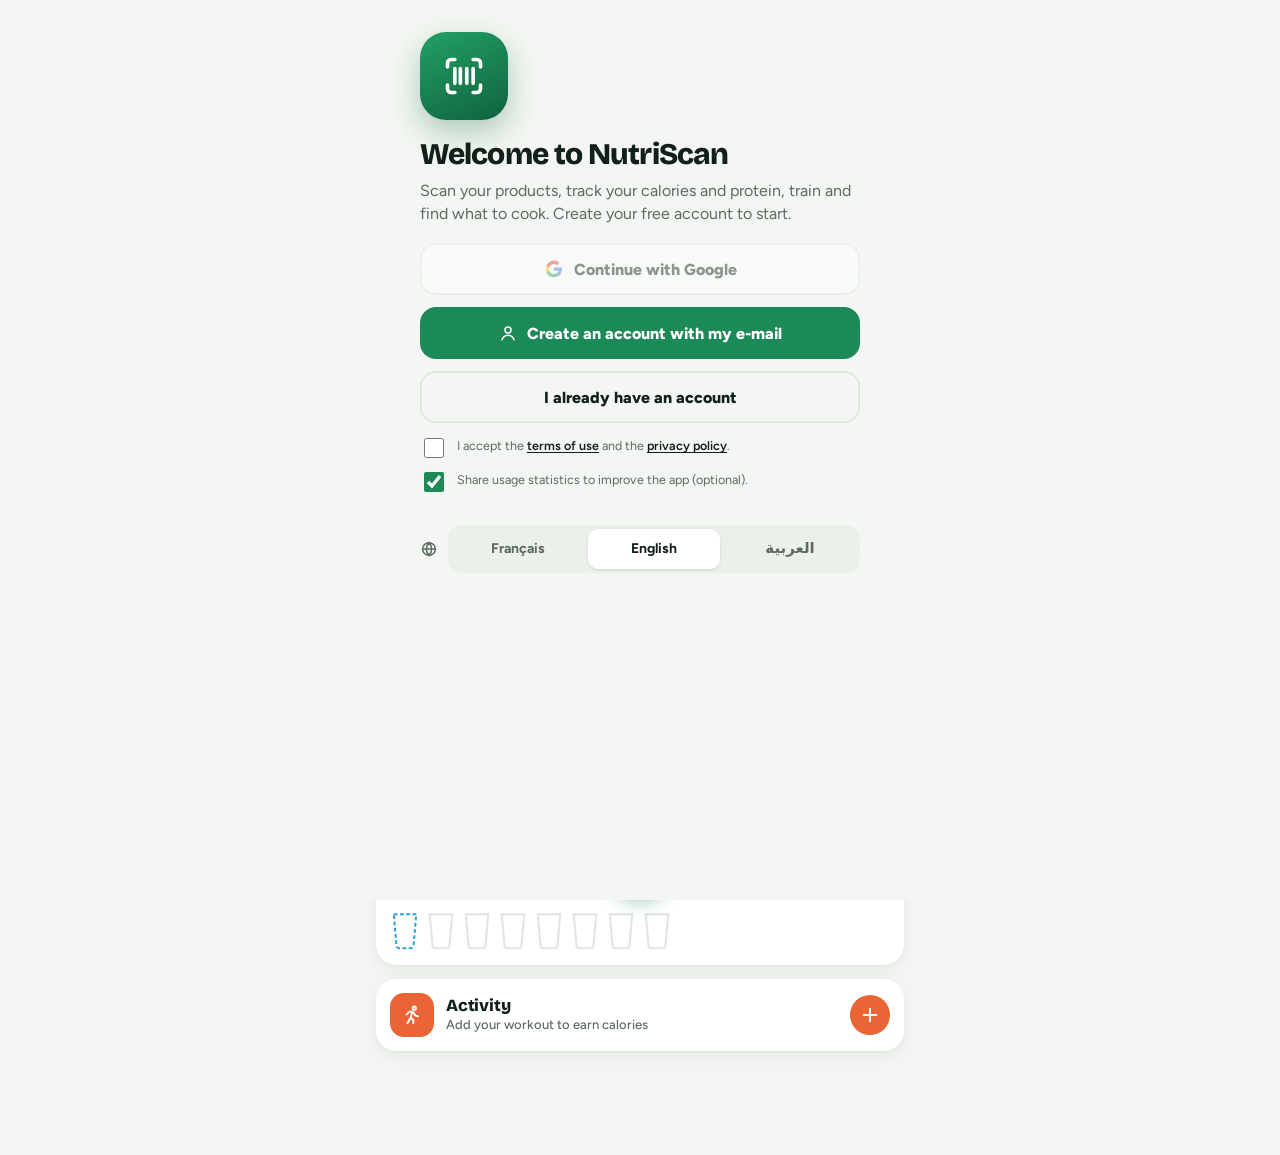
<file: index.html>
<!doctype html>
<html lang="fr">
<head>
<meta charset="utf-8">
<meta name="viewport" content="width=device-width,initial-scale=1,viewport-fit=cover">
<title>NutriScan</title>
<meta name="description" content="Compteur de calories et de macros avec scan de code-barres.">
<meta name="theme-color" id="themeColor" content="#F3F6F2">
<script>try{var L=JSON.parse(localStorage.getItem("nutriscan.look")||"{}");if(/^(light|dark|black)$/.test(L.t))document.documentElement.setAttribute("data-theme",L.t);if(L.a&&L.a!=="vert")document.documentElement.setAttribute("data-accent",L.a)}catch(e){}</script>
<script>(function(){var l="";try{l=localStorage.getItem("nutriscan.lang")||""}catch(e){}if(!/^(fr|en|ar)$/.test(l)){var n=((navigator.languages&&navigator.languages[0])||navigator.language||"fr").toLowerCase();l=n.indexOf("ar")===0?"ar":n.indexOf("fr")===0?"fr":n.indexOf("en")===0?"en":"fr"}if(l!=="fr")document.write('<script src="i18n-'+l+'.js?v=3.3.1"><\/script>')})()</script>
<script src="i18n.js?v=3.3.1"></script>
<link rel="manifest" href="manifest.webmanifest">
<link rel="icon" href="icon.svg" type="image/svg+xml">
<link rel="apple-touch-icon" href="icon-180.png">
<meta name="apple-mobile-web-app-capable" content="yes">
<meta name="mobile-web-app-capable" content="yes">
<meta name="apple-mobile-web-app-status-bar-style" content="default">
<meta name="apple-mobile-web-app-title" content="NutriScan">
<link rel="preconnect" href="https://fonts.googleapis.com">
<link rel="preconnect" href="https://fonts.gstatic.com" crossorigin>
<link href="https://fonts.googleapis.com/css2?family=Bricolage+Grotesque:opsz,wght@12..96,600;12..96,800&family=Figtree:wght@400;500;600;700;800&display=swap" rel="stylesheet">
<link rel="stylesheet" href="styles.css?v=3.3.1">
</head>
<body>

<svg width="0" height="0" style="position:absolute" aria-hidden="true">
  <symbol id="i-left" viewBox="0 0 24 24"><path d="M15 6l-6 6 6 6"/></symbol>
  <symbol id="i-right" viewBox="0 0 24 24"><path d="M9 6l6 6-6 6"/></symbol>
  <symbol id="i-down" viewBox="0 0 24 24"><path d="M6 9l6 6 6-6"/></symbol>
  <symbol id="i-x" viewBox="0 0 24 24"><path d="M6 6l12 12M18 6L6 18"/></symbol>
  <symbol id="i-plus" viewBox="0 0 24 24"><path d="M12 5v14M5 12h14"/></symbol>
  <symbol id="i-minus" viewBox="0 0 24 24"><path d="M5 12h14"/></symbol>
  <symbol id="i-check" viewBox="0 0 24 24"><path d="M5 12.5l4.5 4.5L19 7.5"/></symbol>
  <symbol id="i-search" viewBox="0 0 24 24"><circle cx="11" cy="11" r="7"/><path d="M20 20l-3.5-3.5"/></symbol>
  <symbol id="i-scan" viewBox="0 0 24 24"><path d="M3 7V5a2 2 0 0 1 2-2h2M17 3h2a2 2 0 0 1 2 2v2M21 17v2a2 2 0 0 1-2 2h-2M7 21H5a2 2 0 0 1-2-2v-2M7 8v8M10 8v8M13.5 8v8M17 8v8"/></symbol>
  <symbol id="i-book" viewBox="0 0 24 24"><rect x="5" y="3" width="14" height="18" rx="3"/><path d="M9 8h6M9 12h6M9 16h3"/></symbol>
  <symbol id="i-chart" viewBox="0 0 24 24"><path d="M4 20h16M7 16v-4M12 16V7M17 16v-6"/></symbol>
  <symbol id="i-user" viewBox="0 0 24 24"><circle cx="12" cy="8" r="4"/><path d="M4 21c1.5-4 4.5-6 8-6s6.5 2 8 6"/></symbol>
  <symbol id="i-flame" viewBox="0 0 24 24"><path d="M12 3c1 3.5 5.5 5.5 5.5 10.5a5.5 5.5 0 0 1-11 0c0-2.3 1.1-3.9 2.2-5 .1 2 1.1 3.1 2.3 3.1 0-3.3-.8-5.7 1-8.6z"/></symbol>
  <symbol id="i-drop" viewBox="0 0 24 24"><path d="M12 3s6 6.5 6 11a6 6 0 0 1-12 0c0-4.5 6-11 6-11z"/></symbol>
  <symbol id="i-star" viewBox="0 0 24 24"><path d="M12 3.5l2.6 5.3 5.9.9-4.3 4.1 1 5.8L12 16.9l-5.2 2.7 1-5.8-4.3-4.1 5.9-.9z"/></symbol>
  <symbol id="i-dots" viewBox="0 0 24 24"><circle cx="5" cy="12" r="1.2"/><circle cx="12" cy="12" r="1.2"/><circle cx="19" cy="12" r="1.2"/></symbol>
  <symbol id="i-sunrise" viewBox="0 0 24 24"><path d="M3 18h18M6.5 14.5a5.5 5.5 0 0 1 11 0M12 4v3M5 8.5l1.5 1.5M19 8.5L17.5 10M8 21.5h8"/></symbol>
  <symbol id="i-sun" viewBox="0 0 24 24"><circle cx="12" cy="12" r="4"/><path d="M12 2.5v2M12 19.5v2M2.5 12h2M19.5 12h2M5.3 5.3l1.4 1.4M17.3 17.3l1.4 1.4M5.3 18.7l1.4-1.4M17.3 6.7l1.4-1.4"/></symbol>
  <symbol id="i-moon" viewBox="0 0 24 24"><path d="M20 14.5A8 8 0 1 1 9.5 4a6.5 6.5 0 0 0 10.5 10.5z"/></symbol>
  <symbol id="i-apple" viewBox="0 0 24 24"><path d="M12 7.5c-2-1.5-6.3-1.2-6.8 3.4C4.7 15.5 7.8 20.5 10 20.5c1 0 1.3-.5 2-.5s1 .5 2 .5c2.2 0 5.3-5 4.8-9.6-.5-4.6-4.8-4.9-6.8-3.4z"/><path d="M12 7.5c0-2 1-3.5 3-4"/></symbol>
  <symbol id="i-bolt" viewBox="0 0 24 24"><path d="M13 2.5L4.5 14H11l-1 7.5L18.5 10H12z"/></symbol>
  <symbol id="i-edit" viewBox="0 0 24 24"><path d="M4 20h4L19 9l-4-4L4 16z"/><path d="M13.5 6.5l4 4"/></symbol>
  <symbol id="i-trash" viewBox="0 0 24 24"><path d="M4 7h16M10 11v6M14 11v6M6 7l1 13h10l1-13M9 7V4h6v3"/></symbol>
  <symbol id="i-copy" viewBox="0 0 24 24"><rect x="9" y="9" width="11" height="11" rx="2"/><path d="M5 15V5a2 2 0 0 1 2-2h8"/></symbol>
  <symbol id="i-download" viewBox="0 0 24 24"><path d="M12 4v11M7 10l5 5 5-5M5 20h14"/></symbol>
  <symbol id="i-upload" viewBox="0 0 24 24"><path d="M12 16V5M7 10l5-5 5 5M5 20h14"/></symbol>
  <symbol id="i-run" viewBox="0 0 24 24"><circle cx="14.5" cy="4.5" r="1.8"/><path d="M7 21l3.5-6 3 2.5V21M6 11.5l3.5-3.5 4 1 2 3.5 3 1M10.5 15l1.5-5.5"/></symbol>
  <symbol id="i-scale" viewBox="0 0 24 24"><rect x="3" y="4" width="18" height="16" rx="4"/><path d="M8 10.5a4 4 0 0 1 8 0M12 10.5l1.6-2"/></symbol>
  <symbol id="i-target" viewBox="0 0 24 24"><circle cx="12" cy="12" r="8.5"/><circle cx="12" cy="12" r="4.5"/><circle cx="12" cy="12" r=".8"/></symbol>
  <symbol id="i-torch" viewBox="0 0 24 24"><path d="M7 3h10v4l-3 3v11h-4V10L7 7z"/><path d="M12 13v2"/></symbol>
  <symbol id="i-keyboard" viewBox="0 0 24 24"><rect x="2.5" y="6" width="19" height="12" rx="2.5"/><path d="M6.5 10h.01M10 10h.01M14 10h.01M17.5 10h.01M7.5 14h9"/></symbol>
  <symbol id="i-heart" viewBox="0 0 24 24"><path d="M12 20s-7.5-4.5-7.5-10A4.5 4.5 0 0 1 12 7a4.5 4.5 0 0 1 7.5 3c0 5.5-7.5 10-7.5 10z"/></symbol>
  <symbol id="i-alert" viewBox="0 0 24 24"><circle cx="12" cy="12" r="9"/><path d="M12 7.5v5.5M12 16.5h.01"/></symbol>
  <symbol id="i-help" viewBox="0 0 24 24"><circle cx="12" cy="12" r="9"/><path d="M9.6 9.4a2.5 2.5 0 1 1 3.4 2.4c-.6.3-1 .8-1 1.5v.4M12 16.8h.01"/></symbol>
  <symbol id="i-cloudoff" viewBox="0 0 24 24"><path d="M3 3l18 18M8.5 7.2A5.5 5.5 0 0 1 17.6 10 4 4 0 0 1 20 17.2M17 18H7a4.5 4.5 0 0 1-1.6-8.7"/></symbol>
  <symbol id="i-chef" viewBox="0 0 24 24"><path d="M7 14.5a4 4 0 1 1 1.8-7.6A4.5 4.5 0 0 1 17 7a4 4 0 0 1 0 7.5V20H7z"/><path d="M7 17h10"/></symbol>
  <symbol id="i-dumbbell" viewBox="0 0 24 24"><path d="M6.5 7v10M17.5 7v10M3.5 9.5v5M20.5 9.5v5M6.5 12h11"/></symbol>
  <symbol id="i-play" viewBox="0 0 24 24"><path d="M8 5.5v13l10.5-6.5z"/></symbol>
  <symbol id="i-pause" viewBox="0 0 24 24"><path d="M8.5 5.5v13M15.5 5.5v13"/></symbol>
  <symbol id="i-timer" viewBox="0 0 24 24"><circle cx="12" cy="13.5" r="7.5"/><path d="M12 9.5v4l2.5 2M10 2.5h4"/></symbol>
  <symbol id="i-swap" viewBox="0 0 24 24"><path d="M5 8h13l-3.5-3.5M19 16H6l3.5 3.5"/></symbol>
  <symbol id="i-cart" viewBox="0 0 24 24"><path d="M3 4h2.5l2.2 11h10.6L20.5 7H7"/><circle cx="9.5" cy="19.5" r="1.3"/><circle cx="17" cy="19.5" r="1.3"/></symbol>
  <symbol id="i-calendar" viewBox="0 0 24 24"><rect x="3.5" y="5" width="17" height="15.5" rx="3"/><path d="M3.5 10h17M8 3v4M16 3v4"/></symbol>
  <symbol id="i-bell" viewBox="0 0 24 24"><path d="M6.5 16.5V11a5.5 5.5 0 0 1 11 0v5.5l1.5 2h-14z"/><path d="M10 20.5a2.2 2.2 0 0 0 4 0"/></symbol>
  <symbol id="i-globe" viewBox="0 0 24 24"><circle cx="12" cy="12" r="8.5"/><path d="M3.5 12h17M12 3.5c2.4 2.4 3.5 5.3 3.5 8.5s-1.1 6.1-3.5 8.5c-2.4-2.4-3.5-5.3-3.5-8.5s1.1-6.1 3.5-8.5z"/></symbol>
  <symbol id="i-clock" viewBox="0 0 24 24"><circle cx="12" cy="12" r="8.5"/><path d="M12 7.5V12l3 2"/></symbol>
  <symbol id="i-moonsun" viewBox="0 0 24 24"><circle cx="12" cy="12" r="8.5"/><path d="M12 3.5v17a8.5 8.5 0 0 0 0-17z" fill="currentColor"/></symbol>
</svg>

<main class="screen" id="screen-journal">
  <header class="j-top">
    <div class="min0"><p class="hello" id="hello">Bonjour</p><h1 class="page-title" id="dayTitle">Aujourd'hui</h1></div>
    <span class="net" id="netBadge" hidden><svg class="ic sm" aria-hidden="true"><use href="#i-cloudoff"/></svg>Hors ligne</span>
    <button class="streak" id="streak" data-act="motiv" title="Jours suivis d'affilée" aria-label="Série de jours suivis et badges"><svg class="ic sm" aria-hidden="true"><use href="#i-flame"/></svg><b id="streakN">0</b></button>
    <button class="iconbtn" data-act="tab" data-tab="progress" aria-label="Mes progrès"><svg class="ic"><use href="#i-chart"/></svg></button>
    <button class="iconbtn add" data-act="fab" aria-label="Ajouter"><svg class="ic"><use href="#i-plus"/></svg></button>
  </header>
  <nav class="week" aria-label="Choisir le jour">
    <button class="wk-arrow" data-act="wPrev" aria-label="Semaine précédente"><svg class="ic sm"><use href="#i-left"/></svg></button>
    <div class="wk-days" id="weekDays"></div>
    <button class="wk-arrow" data-act="wNext" id="wNext" aria-label="Semaine suivante"><svg class="ic sm"><use href="#i-right"/></svg></button>
  </nav>
  <section class="hero" aria-label="Résumé du jour">
    <div class="hero-top">
      <div class="hstat"><b class="num" id="hEaten">0</b><span>Mangé</span></div>
      <div class="hring" id="hRing">
        <svg viewBox="0 0 128 128" aria-hidden="true">
          <circle class="tr" cx="64" cy="64" r="54" fill="none" stroke-width="11"/>
          <circle class="vl" id="hRingVal" cx="64" cy="64" r="54" fill="none" stroke-width="11" stroke-linecap="round" stroke-dasharray="339.29 339.29" stroke-dashoffset="339.29"/>
        </svg>
        <div class="c"><b class="num" id="hRemain">0</b><span id="hRemainLbl">kcal restantes</span></div>
      </div>
      <div class="hstat"><b class="num" id="hBurned">0</b><span>Brûlé</span></div>
    </div>
    <div class="hero-macros" id="heroMacros"></div>
  </section>
  <div id="motivCard"></div>
  <div id="installBanner"></div>
  <div id="meals" style="display:flex;flex-direction:column;gap:12px"></div>
  <section class="card" id="waterCard"></section>
  <section class="card" id="activityCard"></section>
</main>

<main class="screen" id="screen-progress" hidden></main>
<main class="screen" id="screen-meals" hidden></main>
<main class="screen" id="screen-sport" hidden></main>
<main class="screen" id="screen-profile" hidden></main>

<nav class="tabbar" aria-label="Navigation"><div class="in">
  <button class="tab on" data-act="tab" data-tab="journal"><svg class="ic"><use href="#i-book"/></svg>Journal</button>
  <button class="tab" data-act="tab" data-tab="meals"><svg class="ic"><use href="#i-chef"/></svg>Repas</button>
  <button class="fab" data-act="scan" aria-label="Scanner un code-barres"><svg class="ic"><use href="#i-scan"/></svg></button>
  <button class="tab" data-act="tab" data-tab="sport"><svg class="ic"><use href="#i-dumbbell"/></svg>Sport</button>
  <button class="tab" data-act="tab" data-tab="profile"><svg class="ic"><use href="#i-user"/></svg>Profil</button>
</div></nav>

<div class="scrim" id="scrim"></div>

<div class="scanner" id="scanner" hidden role="dialog" aria-modal="true" aria-label="Scanner un code-barres">
  <div class="cam"><video id="camVideo" playsinline muted autoplay></video><div id="reader" hidden></div></div>
  <div class="scan-ui">
    <div class="scan-top">
      <button class="sbtn" data-act="close" aria-label="Fermer"><svg class="ic"><use href="#i-x"/></svg></button>
      <h3>Scanner un code-barres</h3>
      <button class="sbtn" id="scTorch" data-act="scTorch" aria-label="Lampe" hidden><svg class="ic"><use href="#i-torch"/></svg></button>
      <span id="scTorchSpacer" style="width:46px"></span>
    </div>
    <div class="scan-frame" id="scFrame"><i class="scan-line"></i></div>
    <p class="scan-msg" id="scMsg">Place le code-barres dans le cadre</p>
    <div class="scan-bottom">
      <button class="spill" id="scZoom" data-act="scZoom" hidden>Zoom ×2</button>
      <button class="spill big" id="scTap" data-act="scTap" hidden>Toucher pour afficher la caméra</button>
      <button class="spill" data-act="scManual"><svg class="ic sm"><use href="#i-keyboard"/></svg>Taper le code</button>
    </div>
    <form class="scan-manual" id="scManualForm" hidden autocomplete="off">
      <input id="scCode" inputmode="numeric" placeholder="Code-barres (13 chiffres)" aria-label="Code-barres">
      <button class="btn primary" type="submit">OK</button>
    </form>
  </div>
</div>

<div class="onboard" id="onboard" hidden></div>
<div class="toast" id="toast" role="status" aria-live="polite"></div>
<input type="file" id="importFile" accept="application/json,.json" hidden>

<script src="foods.js?v=3.3.1"></script>
<script src="additives.js?v=3.3.1"></script>
<script src="config.js?v=3.3.1"></script>
<script src="cloud.js?v=3.3.1"></script>
<script src="ingredients.js?v=3.3.1"></script>
<script src="exercises.js?v=3.3.1"></script>
<script src="figure.js?v=3.3.1"></script>
<script src="recipes.js?v=3.3.1"></script>
<script src="app.js?v=3.3.1"></script>
<script src="sport.js?v=3.3.1"></script>
<script src="meals.js?v=3.3.1"></script>
<script src="motiv.js?v=3.3.1"></script>
<script src="rappels.js?v=3.3.1"></script>
</body>
</html>
</file>
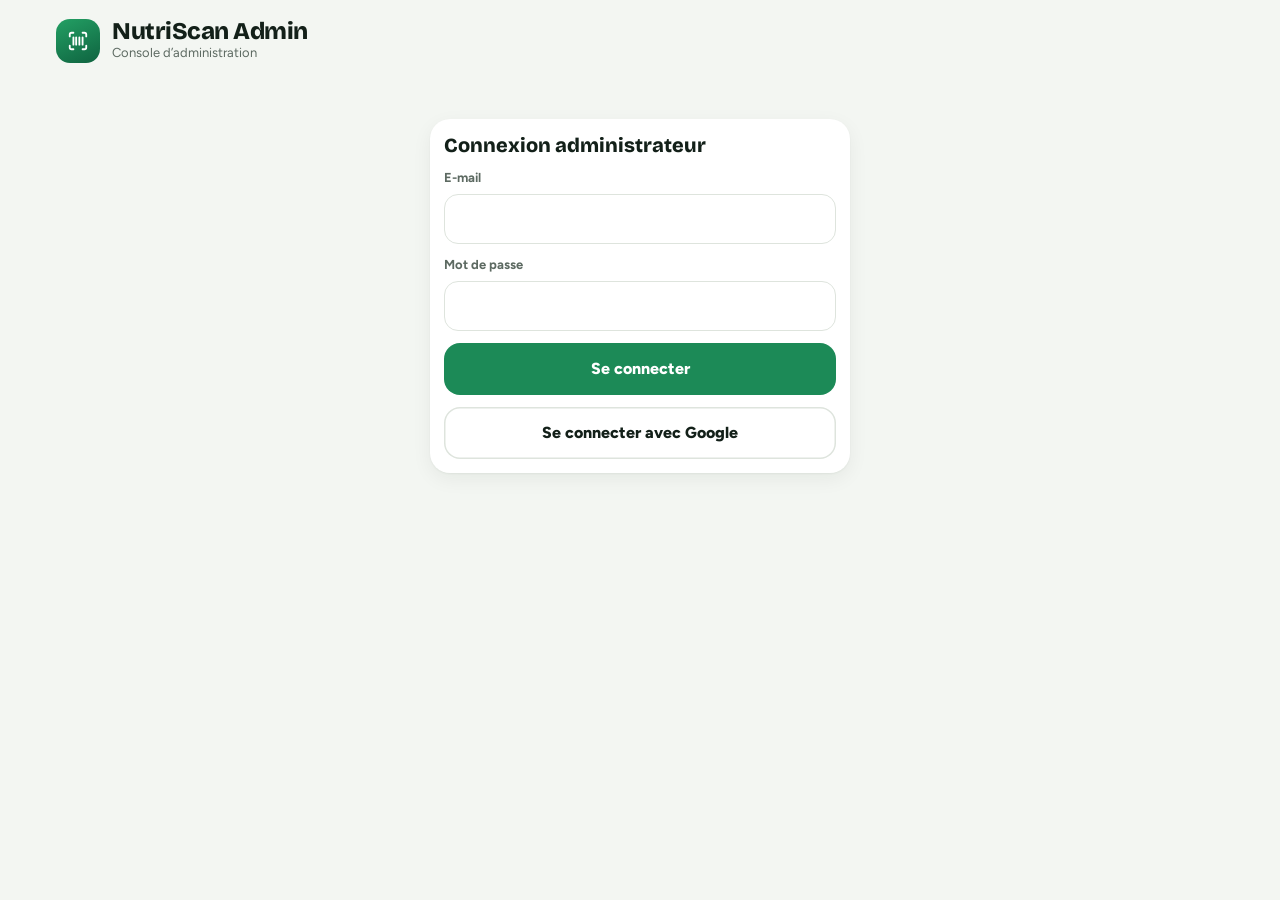
<file: admin.html>
<!doctype html>
<html lang="fr">
<head>
<meta charset="utf-8">
<meta name="viewport" content="width=device-width,initial-scale=1,viewport-fit=cover">
<meta name="robots" content="noindex,nofollow">
<title>NutriScan Admin</title>
<link rel="icon" href="icon.svg" type="image/svg+xml">
<link rel="preconnect" href="https://fonts.googleapis.com">
<link rel="preconnect" href="https://fonts.gstatic.com" crossorigin>
<link href="https://fonts.googleapis.com/css2?family=Bricolage+Grotesque:opsz,wght@12..96,600;12..96,800&family=Figtree:wght@400;500;600;700;800&display=swap" rel="stylesheet">
<link rel="stylesheet" href="styles.css?v=3.3.1">
<style>
  /* Layout : console d'administration — en-tête, onglets, contenu ; sur les écrans larges la liste et le détail sont côte à côte */
  body{min-height:100vh}
  .adm{max-width:1200px;margin:0 auto;padding-block:calc(env(safe-area-inset-top,0px) + 18px) 48px;padding-left:max(16px,env(safe-area-inset-left,0px));padding-right:max(16px,env(safe-area-inset-right,0px));display:flex;flex-direction:column;gap:16px}
  .adm-head{display:flex;align-items:center;justify-content:space-between;gap:12px;flex-wrap:wrap}
  .adm-brand{display:flex;align-items:center;gap:12px;min-width:0}
  .adm-brand .logo{width:44px;height:44px;border-radius:14px;background:linear-gradient(155deg,var(--hero-a),var(--hero-b));display:grid;place-items:center;color:#fff;flex:none}
  .adm-brand h1{font:800 24px/1.1 var(--display);letter-spacing:-.02em}
  .adm-brand p{font-size:13px;color:var(--muted);overflow:hidden;text-overflow:ellipsis;white-space:nowrap}
  .acts{display:flex;gap:8px;flex-wrap:wrap}
  .acts .btn{min-height:42px;font-size:14px;padding:0 14px;border-radius:13px}
  .nav{display:flex;gap:4px;overflow-x:auto;background:var(--surface);padding:5px;border-radius:16px;box-shadow:var(--shadow)}
  .nav button{border:0;background:none;padding:10px 14px;border-radius:12px;font-weight:800;font-size:14px;color:var(--muted);white-space:nowrap;display:flex;align-items:center;gap:6px}
  .nav button.on{background:var(--brand-soft);color:var(--brand-text)}
  .nav .badge{background:var(--danger);color:#fff;border-radius:99px;font-size:11px;padding:1px 7px}
  .login{max-width:420px;width:100%;margin:40px auto 0;display:flex;flex-direction:column;gap:12px}
  .stats{display:grid;grid-template-columns:repeat(auto-fit,minmax(160px,1fr));gap:12px}
  .stat{background:var(--surface);border-radius:18px;box-shadow:var(--shadow);padding:14px}
  .stat b{display:block;font:800 28px/1.1 var(--display);letter-spacing:-.02em}
  .stat span{font-size:13px;color:var(--muted);font-weight:600}
  .stat.bad b{color:var(--danger)}
  .two{display:grid;grid-template-columns:repeat(auto-fit,minmax(320px,1fr));gap:16px}
  .panel{background:var(--surface);border-radius:18px;box-shadow:var(--shadow);padding:16px;display:flex;flex-direction:column;gap:12px;min-width:0}
  .panel h2{font:800 18px/1.2 var(--display);letter-spacing:-.01em;display:flex;align-items:center;justify-content:space-between;gap:10px}
  .filters{display:flex;gap:6px;flex-wrap:wrap;padding:0 12px 10px}
  .filters button{border:1.5px solid var(--line);background:var(--surface);border-radius:99px;padding:6px 12px;font-size:13px;font-weight:700;color:var(--muted)}
  .filters button.on{border-color:var(--brand);background:var(--brand-soft);color:var(--brand-text)}
  /* Liste des comptes : une ligne par compte ; sur téléphone les colonnes passent sous le nom */
  .ulist-top{display:flex;gap:10px;flex-wrap:wrap;align-items:center;justify-content:space-between}
  .ulist-top .searchbox{flex:1 1 260px;margin:0;border-radius:14px}
  .ulist{display:flex;flex-direction:column}
  .urow{display:grid;grid-template-columns:40px minmax(0,1.6fr) minmax(0,.8fr) minmax(0,1.2fr) minmax(0,1.1fr);gap:14px;align-items:center;width:100%;border:0;border-top:1px solid var(--line);background:none;text-align:left;padding:12px 8px;border-radius:0;color:var(--ink)}
  .urow:hover{background:var(--surface-2)}
  .urow.head{font-size:12px;font-weight:700;color:var(--muted);border-top:0;padding-block:4px}
  .urow.head:hover{background:none}
  .urow b{display:block;font-weight:700;white-space:nowrap;overflow:hidden;text-overflow:ellipsis}
  .urow small{display:block;color:var(--muted);font-size:12.5px;overflow:hidden;text-overflow:ellipsis}
  .urow .tags{display:flex;gap:4px;flex-wrap:wrap;margin-top:4px}
  .urow .tags:empty{display:none}
  .av{width:40px;height:40px;border-radius:50%;background:var(--brand-soft);color:var(--brand-text);display:grid;place-items:center;font:800 16px/1 var(--display);flex:none}
  .av.big{width:56px;height:56px;font-size:22px}
  @media (max-width:760px){
    .urow{grid-template-columns:40px minmax(0,1fr);row-gap:6px}
    .urow.head{display:none}
    .urow .ucol{grid-column:2}
    .urow .ucol b{display:inline;font-size:14px}
    .urow .ucol small{display:inline;margin-left:6px}
  }
  .back{border:0;background:none;color:var(--brand-text);font-weight:800;font-size:15px;padding:4px 0;align-self:flex-start}
  #upage{display:flex;flex-direction:column;gap:16px}
  .uid{display:flex;gap:14px;align-items:center}
  .uid .tags{display:flex;gap:6px;flex-wrap:wrap;margin-top:6px}
  .nav.sub{box-shadow:none;background:var(--surface-2)}
  .nav.sub button.on{background:var(--surface);color:var(--ink);box-shadow:var(--shadow)}
  .daynav{display:flex;gap:8px;align-items:center;flex-wrap:wrap}
  .daynav input{font:inherit;font-size:15px;color:var(--ink);background:var(--surface);border:1.5px solid var(--line);border-radius:12px;height:36px;padding:0 10px}
  .chart{width:100%}
  .chart svg{display:block;width:100%;height:auto;overflow:visible}
  .chart text{fill:var(--faint);font:600 11px var(--body)}
  .chart text.lbl{fill:var(--ink);font-weight:800}
  .hb{display:flex;flex-direction:column;gap:6px}
  .hb-top{display:flex;justify-content:space-between;font-size:14px}
  .hb-top span{color:var(--muted);font-weight:600}
  .hb-track{height:8px;border-radius:99px;background:var(--surface-2);overflow:hidden}
  .hb-track i{display:block;height:100%;border-radius:99px;background:var(--brand)}
  .tbl td.food{min-width:130px;overflow-wrap:anywhere}
  .tbl td.food small{display:block;color:var(--muted);font-size:12px;margin-top:2px}
  .tbl td.nw{white-space:nowrap}
  .dayname{flex:1 1 100%;order:-1;text-transform:capitalize}
  table.click tbody tr{cursor:pointer}
  table.click tbody tr:hover,table.click tbody tr.on{background:var(--surface-2)}
  #tip{position:fixed;z-index:50;pointer-events:none;background:var(--ink);color:var(--surface);font-size:13px;font-weight:700;padding:6px 10px;border-radius:10px;white-space:nowrap;box-shadow:var(--shadow)}
  .chip2{display:inline-block;border-radius:99px;padding:2px 8px;font-size:11px;font-weight:800;background:var(--surface-2);color:var(--muted);white-space:nowrap}
  .chip2.red{background:var(--danger-soft);color:var(--danger)} .chip2.orange{background:var(--warn-soft);color:var(--warn-text)} .chip2.green{background:var(--brand-soft);color:var(--brand-text)}
  h2.big{font:800 22px/1.2 var(--display);letter-spacing:-.02em;overflow-wrap:anywhere}
  .mini{display:grid;grid-template-columns:repeat(auto-fit,minmax(110px,1fr));gap:8px}
  .mini div{background:var(--surface-2);border-radius:14px;padding:10px}
  .mini b{display:block;font:800 18px/1.2 var(--display)}
  .mini span{font-size:12px;color:var(--muted);font-weight:600}
  .sec h3{font:800 15px/1.2 var(--display);margin-bottom:8px}
  .tbl{overflow-x:auto}
  .tbl table{width:100%;border-collapse:collapse;font-size:13px}
  .tbl th,.tbl td{text-align:left;padding:8px 6px;border-top:1px solid var(--line);vertical-align:top}
  .tbl th{color:var(--muted);font-weight:700;border-top:0;white-space:nowrap}
  .tbl td.num,.tbl th.num{text-align:right;white-space:nowrap}
  .tbl td.wrap{white-space:normal;overflow-wrap:anywhere;min-width:180px}
  .ver{display:flex;align-items:center;gap:10px;padding:8px 0;border-top:1px solid var(--line);font-size:14px;flex-wrap:wrap}
  .ver:first-child{border-top:0}
  .fb{border:1px solid var(--line);border-radius:14px;padding:12px 14px;margin-bottom:10px;background:var(--surface-2);display:flex;flex-direction:column;gap:8px}
  .fb.done{opacity:.6}
  .fb-h{display:flex;align-items:center;gap:8px;flex-wrap:wrap}
  .fb-msg{margin:0;font-size:14px;white-space:pre-wrap;word-break:break-word}
  .fb .acts{display:flex;gap:8px;flex-wrap:wrap}
  .ver span{flex:1;min-width:160px}
  .ver .btn,.mbtn{min-height:36px;font-size:13px;padding:0 12px;border-radius:12px}
  textarea{font:inherit;font-size:15px;color:var(--ink);background:var(--surface);border:1.5px solid var(--line);border-radius:14px;padding:10px 12px;width:100%;min-height:90px;resize:vertical}
  textarea:focus{border-color:var(--brand);outline:none}
  select{font:inherit;font-size:15px;color:var(--ink);background:var(--surface);border:1.5px solid var(--line);border-radius:14px;height:48px;padding:0 12px;width:100%}
  .feed{display:flex;flex-direction:column}
  .ev{display:grid;grid-template-columns:120px minmax(0,1fr);gap:12px;padding:9px 0;border-top:1px solid var(--line);font-size:13.5px}
  .ev:first-child{border-top:0}
  .ev time{color:var(--muted);font-variant-numeric:tabular-nums}
  .ev b{font-weight:800}
  .ev small{display:block;color:var(--muted);overflow-wrap:anywhere}
  @media (max-width:520px){.ev{grid-template-columns:1fr;gap:2px}}
  .err{border-top:1px solid var(--line);padding:12px 0}
  .err:first-child{border-top:0}
  .err-top{display:flex;gap:10px;align-items:flex-start;justify-content:space-between}
  .err-top b{font-weight:800;overflow-wrap:anywhere}
  .err pre{white-space:pre-wrap;overflow-wrap:anywhere;font:12px/1.5 ui-monospace,Menlo,Consolas,monospace;background:var(--surface-2);border-radius:10px;padding:10px;margin:8px 0 0;max-height:220px;overflow:auto}
  .bars{width:100%}
  .bars svg{display:block;width:100%}
  .bars text{fill:var(--faint);font:600 10px var(--body)}
  .sec{min-width:0}
  .kv b{overflow-wrap:anywhere}
  .empty-d{color:var(--muted);text-align:center;padding:30px 10px}
</style>
</head>
<body>
<svg width="0" height="0" style="position:absolute" aria-hidden="true">
  <symbol id="i-scan" viewBox="0 0 24 24"><path d="M3 7V5a2 2 0 0 1 2-2h2M17 3h2a2 2 0 0 1 2 2v2M21 17v2a2 2 0 0 1-2 2h-2M7 21H5a2 2 0 0 1-2-2v-2M7 8v8M10 8v8M13.5 8v8M17 8v8"/></symbol>
  <symbol id="i-search" viewBox="0 0 24 24"><circle cx="11" cy="11" r="7"/><path d="M20 20l-3.5-3.5"/></symbol>
  <symbol id="i-download" viewBox="0 0 24 24"><path d="M12 4v11M7 10l5 5 5-5M5 20h14"/></symbol>
  <symbol id="i-upload" viewBox="0 0 24 24"><path d="M12 16V5M7 10l5-5 5 5M5 20h14"/></symbol>
  <symbol id="i-trash" viewBox="0 0 24 24"><path d="M4 7h16M10 11v6M14 11v6M6 7l1 13h10l1-13M9 7V4h6v3"/></symbol>
  <symbol id="i-refresh" viewBox="0 0 24 24"><path d="M20 11a8 8 0 1 0-2.3 5.7M20 4v7h-7"/></symbol>
</svg>
<div class="adm">
  <header class="adm-head">
    <div class="adm-brand"><span class="logo"><svg class="ic"><use href="#i-scan"/></svg></span><div class="min0"><h1>NutriScan Admin</h1><p id="who">Console d’administration</p></div></div>
    <div class="acts" id="topActs" hidden>
      <button class="btn outline" id="reload"><svg class="ic sm"><use href="#i-refresh"/></svg>Actualiser</button>
      <button class="btn outline" id="logout">Se déconnecter</button>
    </div>
  </header>

  <form class="card login" id="login" hidden autocomplete="on">
    <h2 style="font:800 20px/1.2 var(--display)">Connexion administrateur</h2>
    <div class="field"><label for="lEmail">E-mail</label><input id="lEmail" type="email" autocomplete="email"></div>
    <div class="field"><label for="lPass">Mot de passe</label><input id="lPass" type="password" autocomplete="current-password"></div>
    <p class="hint err" id="lErr" hidden></p>
    <button class="btn primary" type="submit">Se connecter</button>
    <button class="btn outline" type="button" id="lGoogle" hidden>Se connecter avec Google</button>
  </form>

  <div class="msg" id="notice" hidden></div>

  <section id="panel" hidden style="display:flex;flex-direction:column;gap:16px">
    <nav class="nav" id="nav" aria-label="Sections">
      <button data-v="overview" class="on">Vue d’ensemble</button>
      <button data-v="users">Utilisateurs</button>
      <button data-v="errors">Erreurs <span class="badge" id="errBadge" hidden></span></button>
      <button data-v="activity">Activité</button>
      <button data-v="suggestions">Suggestions <span class="badge" id="sgBadge" hidden></span></button>
      <button data-v="messages">Messages</button>
    </nav>
    <div id="view"></div>
  </section>
</div>
<div class="toast" id="toast" role="status" aria-live="polite"></div>
<input type="file" id="fileIn" accept="application/json,.json" hidden>
<script src="exercises.js?v=3.3.1"></script>
<script src="recipes.js?v=3.3.1"></script>
<script src="config.js?v=3.3.1"></script>
<script src="cloud.js?v=3.3.1"></script>
<script src="admin.js?v=3.3.1"></script>
</body>
</html>
</file>
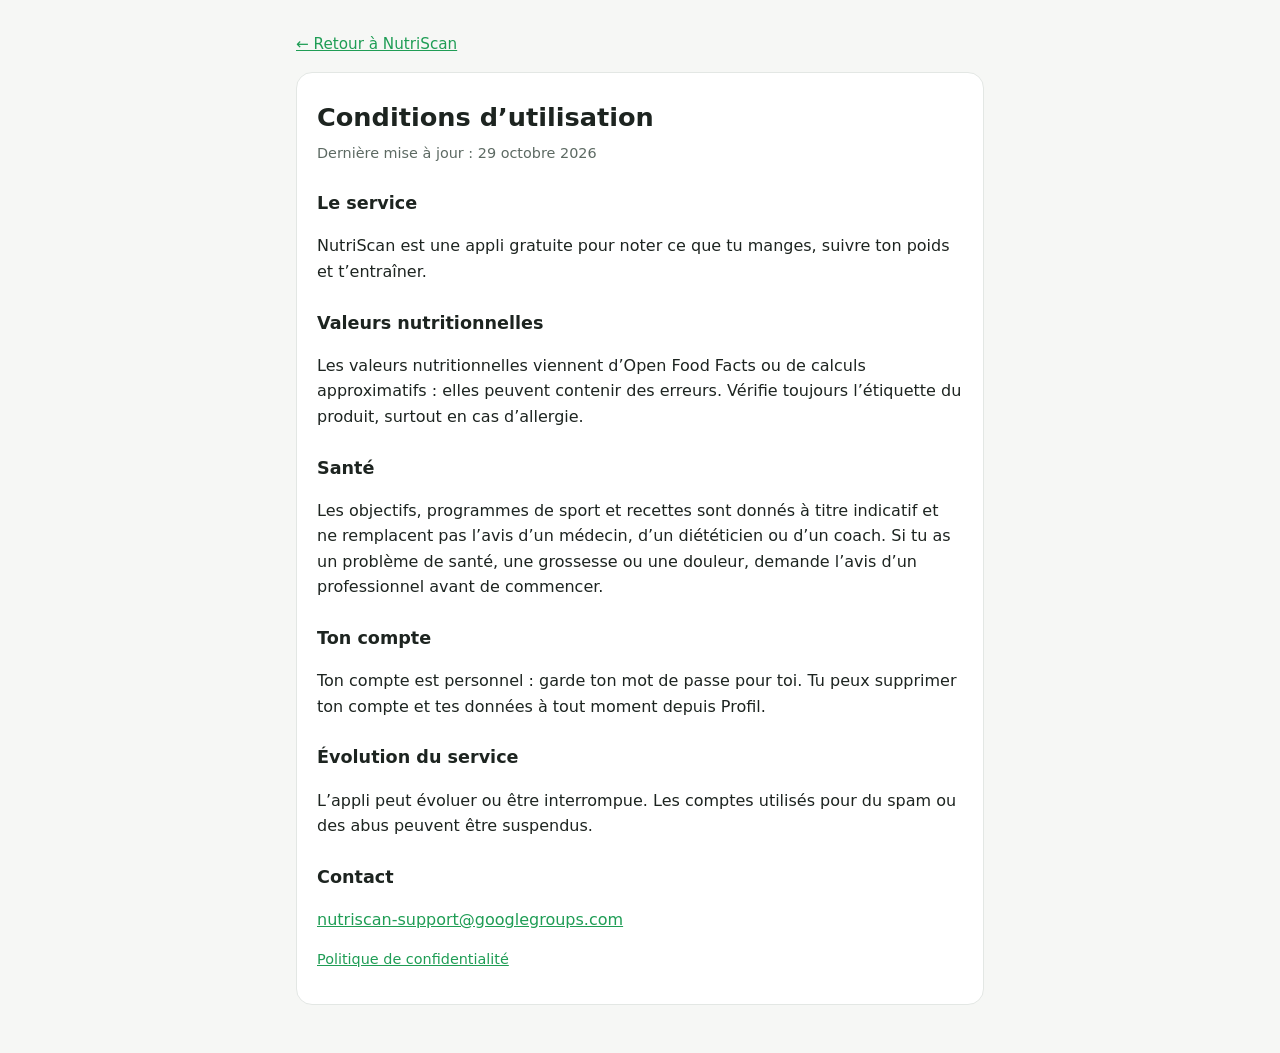
<file: conditions.html>
<!doctype html>
<html lang="fr">
<head>
<meta charset="utf-8">
<meta name="viewport" content="width=device-width, initial-scale=1">
<title>Conditions – NutriScan</title>
<meta name="description" content="Conditions d'utilisation de l'appli NutriScan.">
<link rel="icon" href="icon.svg" type="image/svg+xml">
<style>
  :root { --bg: #f6f7f5; --card: #fff; --text: #1d2420; --muted: #5d6a63; --accent: #1f9d55; --line: #e3e7e4; }
  @media (prefers-color-scheme: dark) { :root { --bg: #111513; --card: #1a201d; --text: #e8eee9; --muted: #9aa7a0; --accent: #3ccf7a; --line: #2a322e; } }
  * { box-sizing: border-box; }
  body { margin: 0; background: var(--bg); color: var(--text); font: 16px/1.6 system-ui, -apple-system, "Segoe UI", Roboto, sans-serif; }
  main { max-width: 720px; margin: 0 auto; padding: 32px 16px 48px; }
  .card { background: var(--card); border: 1px solid var(--line); border-radius: 16px; padding: 24px 20px; }
  h1 { font-size: 1.6rem; margin: 0 0 4px; }
  h2 { font-size: 1.1rem; margin: 24px 0 6px; }
  .muted { color: var(--muted); font-size: .9rem; margin: 0 0 8px; }
  a { color: var(--accent); }
  nav { margin-bottom: 16px; font-size: .95rem; }
</style>
</head>
<body>
<main>
  <nav><a href="./">← Retour à NutriScan</a></nav>
  <div class="card">
    <h1>Conditions d’utilisation</h1>
    <p class="muted">Dernière mise à jour : 29 octobre 2026</p>

    <h2>Le service</h2>
    <p>NutriScan est une appli gratuite pour noter ce que tu manges, suivre ton poids et t’entraîner.</p>

    <h2>Valeurs nutritionnelles</h2>
    <p>Les valeurs nutritionnelles viennent d’Open Food Facts ou de calculs approximatifs : elles peuvent contenir des erreurs. Vérifie toujours l’étiquette du produit, surtout en cas d’allergie.</p>

    <h2>Santé</h2>
    <p>Les objectifs, programmes de sport et recettes sont donnés à titre indicatif et ne remplacent pas l’avis d’un médecin, d’un diététicien ou d’un coach. Si tu as un problème de santé, une grossesse ou une douleur, demande l’avis d’un professionnel avant de commencer.</p>

    <h2>Ton compte</h2>
    <p>Ton compte est personnel : garde ton mot de passe pour toi. Tu peux supprimer ton compte et tes données à tout moment depuis Profil.</p>

    <h2>Évolution du service</h2>
    <p>L’appli peut évoluer ou être interrompue. Les comptes utilisés pour du spam ou des abus peuvent être suspendus.</p>

    <h2>Contact</h2>
    <p><a href="mailto:nutriscan-support@googlegroups.com">nutriscan-support@googlegroups.com</a></p>

    <p class="muted"><a href="confidentialite.html">Politique de confidentialité</a></p>
  </div>
</main>
</body>
</html>
</file>
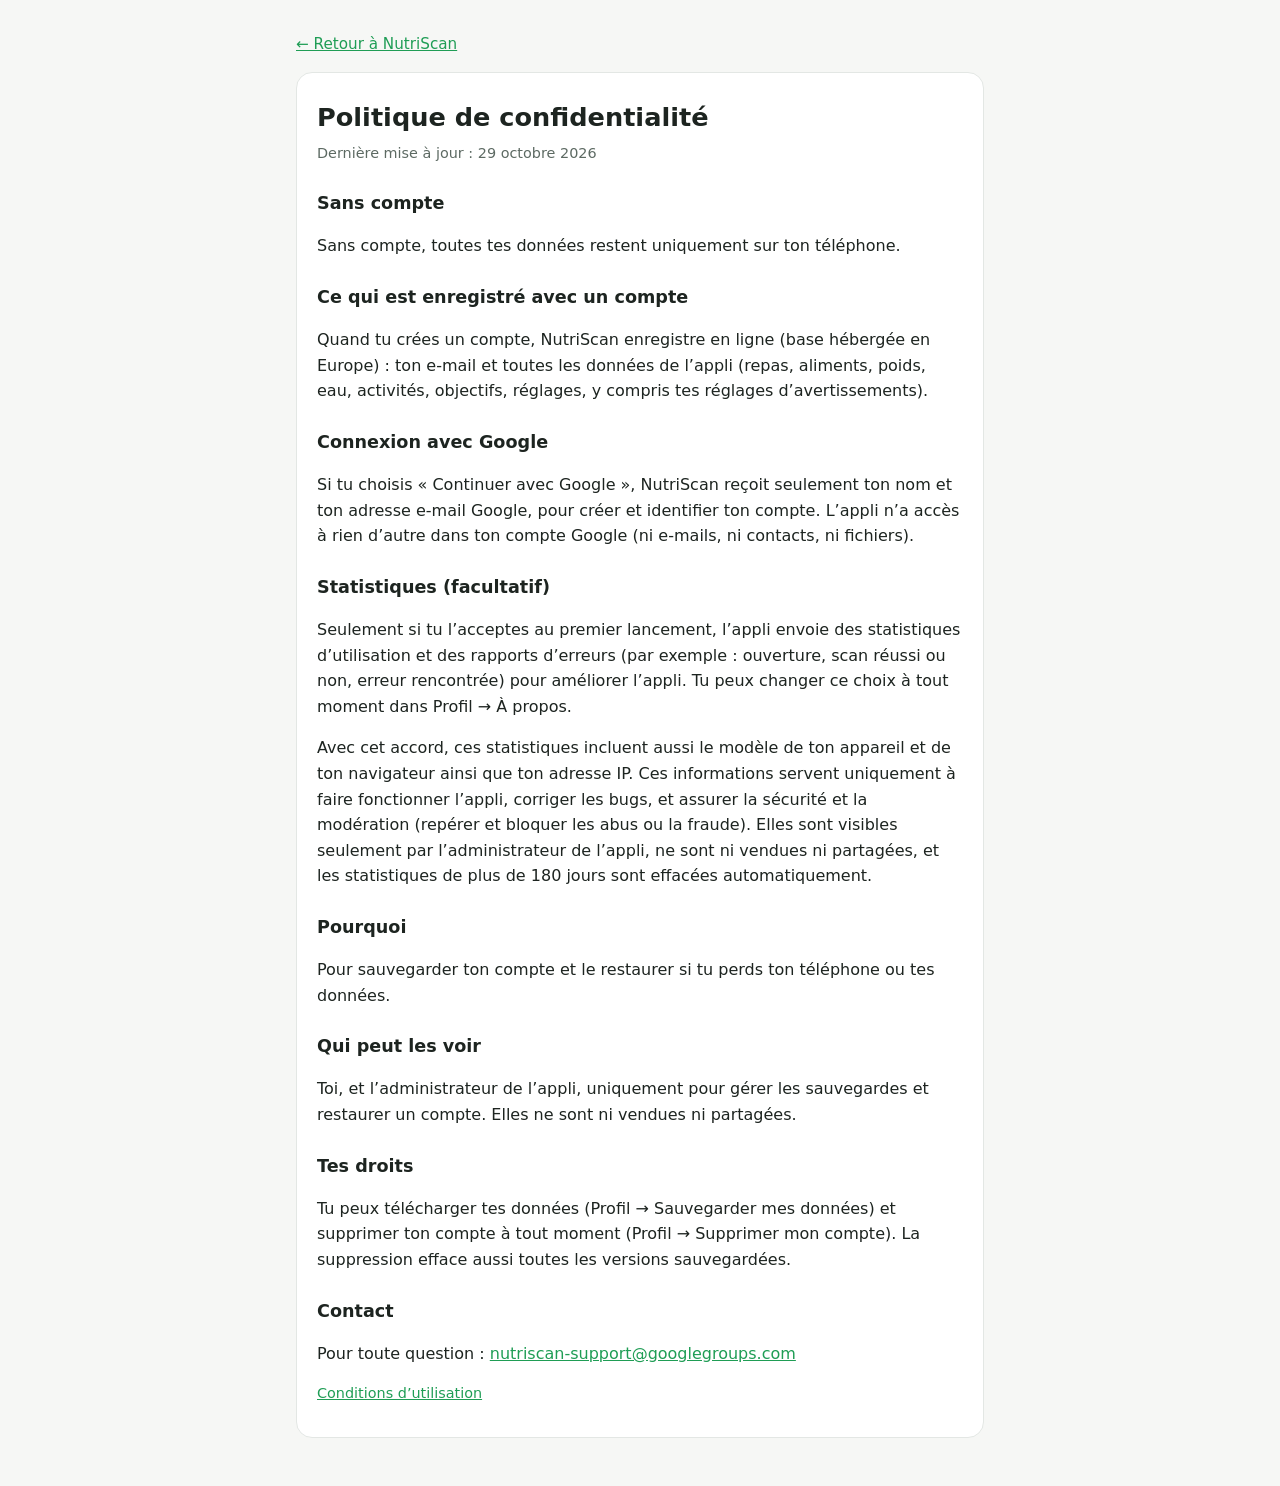
<file: confidentialite.html>
<!doctype html>
<html lang="fr">
<head>
<meta charset="utf-8">
<meta name="viewport" content="width=device-width, initial-scale=1">
<title>Confidentialité – NutriScan</title>
<meta name="description" content="Politique de confidentialité de l'appli NutriScan.">
<link rel="icon" href="icon.svg" type="image/svg+xml">
<style>
  :root { --bg: #f6f7f5; --card: #fff; --text: #1d2420; --muted: #5d6a63; --accent: #1f9d55; --line: #e3e7e4; }
  @media (prefers-color-scheme: dark) { :root { --bg: #111513; --card: #1a201d; --text: #e8eee9; --muted: #9aa7a0; --accent: #3ccf7a; --line: #2a322e; } }
  * { box-sizing: border-box; }
  body { margin: 0; background: var(--bg); color: var(--text); font: 16px/1.6 system-ui, -apple-system, "Segoe UI", Roboto, sans-serif; }
  main { max-width: 720px; margin: 0 auto; padding: 32px 16px 48px; }
  .card { background: var(--card); border: 1px solid var(--line); border-radius: 16px; padding: 24px 20px; }
  h1 { font-size: 1.6rem; margin: 0 0 4px; }
  h2 { font-size: 1.1rem; margin: 24px 0 6px; }
  .muted { color: var(--muted); font-size: .9rem; margin: 0 0 8px; }
  a { color: var(--accent); }
  nav { margin-bottom: 16px; font-size: .95rem; }
</style>
</head>
<body>
<main>
  <nav><a href="./">← Retour à NutriScan</a></nav>
  <div class="card">
    <h1>Politique de confidentialité</h1>
    <p class="muted">Dernière mise à jour : 29 octobre 2026</p>

    <h2>Sans compte</h2>
    <p>Sans compte, toutes tes données restent uniquement sur ton téléphone.</p>

    <h2>Ce qui est enregistré avec un compte</h2>
    <p>Quand tu crées un compte, NutriScan enregistre en ligne (base hébergée en Europe) : ton e-mail et toutes les données de l’appli (repas, aliments, poids, eau, activités, objectifs, réglages, y compris tes réglages d’avertissements).</p>

    <h2>Connexion avec Google</h2>
    <p>Si tu choisis « Continuer avec Google », NutriScan reçoit seulement ton nom et ton adresse e-mail Google, pour créer et identifier ton compte. L’appli n’a accès à rien d’autre dans ton compte Google (ni e-mails, ni contacts, ni fichiers).</p>

    <h2>Statistiques (facultatif)</h2>
    <p>Seulement si tu l’acceptes au premier lancement, l’appli envoie des statistiques d’utilisation et des rapports d’erreurs (par exemple : ouverture, scan réussi ou non, erreur rencontrée) pour améliorer l’appli. Tu peux changer ce choix à tout moment dans Profil → À propos.</p>
    <p>Avec cet accord, ces statistiques incluent aussi le modèle de ton appareil et de ton navigateur ainsi que ton adresse IP. Ces informations servent uniquement à faire fonctionner l’appli, corriger les bugs, et assurer la sécurité et la modération (repérer et bloquer les abus ou la fraude). Elles sont visibles seulement par l’administrateur de l’appli, ne sont ni vendues ni partagées, et les statistiques de plus de 180 jours sont effacées automatiquement.</p>

    <h2>Pourquoi</h2>
    <p>Pour sauvegarder ton compte et le restaurer si tu perds ton téléphone ou tes données.</p>

    <h2>Qui peut les voir</h2>
    <p>Toi, et l’administrateur de l’appli, uniquement pour gérer les sauvegardes et restaurer un compte. Elles ne sont ni vendues ni partagées.</p>

    <h2>Tes droits</h2>
    <p>Tu peux télécharger tes données (Profil → Sauvegarder mes données) et supprimer ton compte à tout moment (Profil → Supprimer mon compte). La suppression efface aussi toutes les versions sauvegardées.</p>

    <h2>Contact</h2>
    <p>Pour toute question : <a href="mailto:nutriscan-support@googlegroups.com">nutriscan-support@googlegroups.com</a></p>

    <p class="muted"><a href="conditions.html">Conditions d’utilisation</a></p>
  </div>
</main>
</body>
</html>
</file>
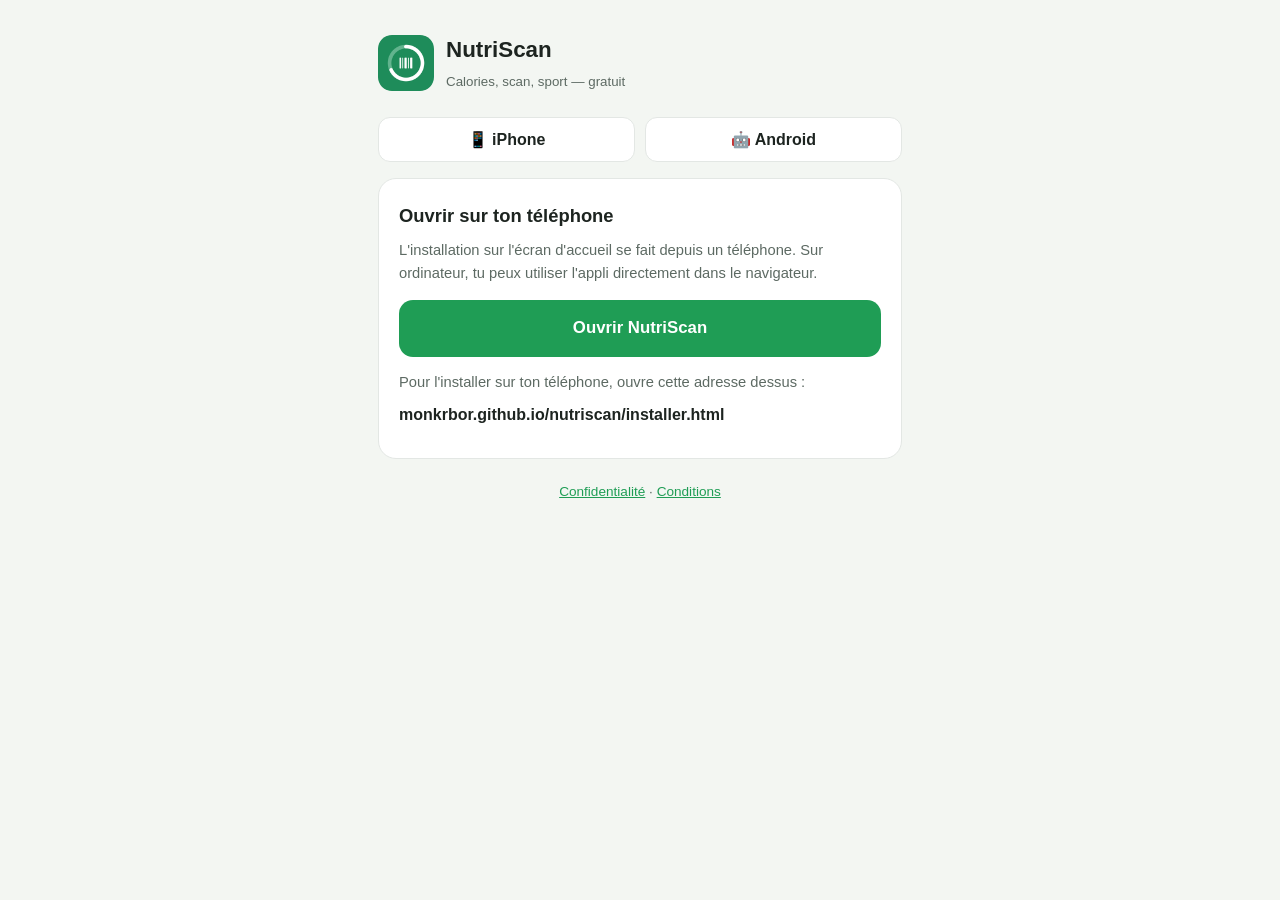
<file: installer.html>
<!doctype html>
<html lang="fr">
<head>
<meta charset="utf-8">
<meta name="viewport" content="width=device-width, initial-scale=1, viewport-fit=cover">
<title>Installer NutriScan</title>
<meta name="description" content="Ajoute NutriScan à ton écran d'accueil.">
<link rel="icon" href="icon.svg" type="image/svg+xml">
<link rel="apple-touch-icon" href="icon-180.png">
<style>
  :root { --bg:#f3f6f2; --card:#fff; --text:#1d2420; --muted:#5d6a63; --accent:#1f9d55; --accent2:#157a41; --line:#e3e7e4; --warn:#9a6a00; --warnbg:#fff7e6; }
  @media (prefers-color-scheme: dark){ :root{ --bg:#111513; --card:#1a201d; --text:#e8eee9; --muted:#9aa7a0; --accent:#3ccf7a; --accent2:#2fb267; --line:#2a322e; --warn:#e8c06a; --warnbg:#2a2310; } }
  *{box-sizing:border-box}
  body{margin:0;background:var(--bg);color:var(--text);font:16px/1.6 -apple-system,BlinkMacSystemFont,"Segoe UI",Roboto,sans-serif;-webkit-font-smoothing:antialiased}
  main{max-width:560px;margin:0 auto;padding:32px 18px calc(48px + env(safe-area-inset-bottom))}
  .logo{display:flex;align-items:center;gap:12px;margin-bottom:24px}
  .logo img{width:56px;height:56px;border-radius:14px}
  .logo h1{font-size:1.4rem;margin:0}
  .logo small{color:var(--muted)}
  .card{background:var(--card);border:1px solid var(--line);border-radius:18px;padding:22px 20px;margin-bottom:16px}
  h2{font-size:1.15rem;margin:0 0 4px}
  h3{font-size:1rem;margin:22px 0 0;padding-top:16px;border-top:1px solid var(--line)}
  .center{text-align:center}
  p{margin:8px 0}
  .muted{color:var(--muted);font-size:.92rem}
  .btn{display:flex;align-items:center;justify-content:center;gap:10px;width:100%;padding:15px 18px;border-radius:14px;border:none;background:var(--accent);color:#fff;font-size:1.05rem;font-weight:700;text-decoration:none;cursor:pointer;margin:14px 0 6px;text-align:center;transition:background .15s}
  .btn:active{background:var(--accent2)}
  .btn.ghost{background:transparent;color:var(--accent);border:1.5px solid var(--line)}
  .steps{counter-reset:s;list-style:none;padding:0;margin:12px 0 0}
  .steps li{counter-increment:s;position:relative;padding:8px 0 8px 40px;border-top:1px solid var(--line)}
  .steps li:first-child{border-top:none}
  .steps li::before{content:counter(s);position:absolute;left:0;top:8px;width:26px;height:26px;border-radius:50%;background:var(--accent);color:#fff;font-weight:700;font-size:.85rem;display:flex;align-items:center;justify-content:center}
  .note{background:var(--warnbg);border:1px solid color-mix(in srgb,var(--warn) 40%,transparent);color:var(--warn);border-radius:12px;padding:12px 14px;font-size:.9rem;margin-top:14px}
  .hide{display:none}
  .chooser{display:flex;gap:10px;margin-bottom:16px}
  .chooser button{flex:1;padding:12px;border-radius:12px;border:1.5px solid var(--line);background:var(--card);color:var(--text);font-weight:700;font-size:1rem;cursor:pointer;display:flex;align-items:center;justify-content:center;gap:8px}
  .chooser button.on{border-color:var(--accent);background:color-mix(in srgb,var(--accent) 12%,transparent);color:var(--accent)}
  a.link{color:var(--accent)}
  .foot{text-align:center;color:var(--muted);font-size:.85rem;margin-top:22px}
  svg.ic{width:22px;height:22px;flex:0 0 auto}
</style>
</head>
<body>
<main>
  <div class="logo">
    <img src="icon-192.png" alt="">
    <div><h1>NutriScan</h1><small>Calories, scan, sport — gratuit</small></div>
  </div>

  <div class="chooser" id="chooser">
    <button data-pf="ios" type="button">📱 iPhone</button>
    <button data-pf="android" type="button">🤖 Android</button>
  </div>

  <!-- iPhone / iPad -->
  <section class="card hide" id="ios">
    <h2>Installer sur iPhone / iPad</h2>
    <p class="muted">Ajoute NutriScan à ton écran d'accueil. L'icône ouvre l'appli en plein écran, comme une vraie application.</p>
    <a class="btn" href="nutriscan.mobileconfig" id="iosBtn">
      <svg class="ic" viewBox="0 0 24 24" fill="none" stroke="currentColor" stroke-width="2" stroke-linecap="round" stroke-linejoin="round"><path d="M12 3v12"/><path d="m7 10 5 5 5-5"/><path d="M5 21h14"/></svg>
      Installer sur iPhone
    </a>
    <ol class="steps">
      <li>Appuie sur le bouton ci-dessus. Safari dit «&nbsp;Ce site essaie de télécharger un profil de configuration&nbsp;» → <b>Autoriser</b>.</li>
      <li>Un message <b>«&nbsp;Profil téléchargé&nbsp;»</b> apparaît. Ouvre <b>Réglages</b> (l'appli grise avec la roue).</li>
      <li>Tout en haut, touche <b>«&nbsp;Profil téléchargé&nbsp;»</b>, puis <b>Installer</b> en haut à droite (entre ton code si demandé).</li>
      <li>iOS affiche <b>«&nbsp;Non signé&nbsp;»</b> en jaune : c'est normal pour une appli gratuite. Touche <b>Installer</b> à nouveau pour confirmer.</li>
      <li>C'est fait ! L'icône <b>NutriScan</b> est sur ton écran d'accueil. 🎉</li>
    </ol>
    <div class="note">⚠️ L'avertissement «&nbsp;Profil non signé&nbsp;» est normal : signer un profil coûte un abonnement Apple payant. Le profil ajoute seulement une icône qui ouvre NutriScan — rien d'autre. Tu peux le retirer à tout moment dans Réglages → Général → VPN et gestion de l'appareil.</div>
    <a class="btn ghost" href="./">Juste ouvrir l'appli dans le navigateur</a>
  </section>

  <!-- Android -->
  <section class="card hide" id="android">
    <h2>Installer sur Android</h2>
    <p class="muted">Deux façons, au choix : télécharger l'application (fichier APK) ou l'installer directement depuis Chrome.</p>

    <h3>1. Télécharger l'application (APK)</h3>
    <a class="btn" href="https://github.com/monkrbor/nutriscan/releases/download/android/NutriScan.apk" id="apkBtn">
      <svg class="ic" viewBox="0 0 24 24" fill="none" stroke="currentColor" stroke-width="2" stroke-linecap="round" stroke-linejoin="round"><path d="M12 3v12"/><path d="m7 10 5 5 5-5"/><path d="M5 21h14"/></svg>
      Télécharger NutriScan.apk
    </a>
    <p class="muted center">Gratuit · moins de 1 Mo · Android 5 ou plus récent</p>
    <ol class="steps">
      <li>Appuie sur <b>Télécharger NutriScan.apk</b>. Si Chrome affiche «&nbsp;Ce type de fichier peut être dangereux&nbsp;», touche <b>Télécharger quand même</b>.</li>
      <li>À la fin du téléchargement, touche <b>Ouvrir</b> (ou ouvre l'appli <b>Fichiers</b> → <b>Téléchargements</b> → <b>NutriScan.apk</b>).</li>
      <li>Android affiche «&nbsp;Pour votre sécurité, votre téléphone n'est pas autorisé à installer des applis inconnues&nbsp;». Touche <b>Paramètres</b>, active <b>Autoriser cette source</b>, puis reviens en arrière.</li>
      <li>Touche <b>Installer</b>. Si <b>Play Protect</b> affiche un message, touche <b>Plus de détails</b> → <b>Installer quand même</b> (ou <b>Installer sans analyser</b>).</li>
      <li>Touche <b>Ouvrir</b> : NutriScan est maintenant dans tes applications. Connecte-toi avec ton compte. 🎉</li>
    </ol>
    <div class="note">⚠️ Ces avertissements sont normaux pour une appli qui ne vient pas du Play Store. L'application ouvre NutriScan avec Chrome : ton compte et tes données restent les mêmes. Tu peux la désinstaller à tout moment comme n'importe quelle appli.</div>

    <h3>2. Ou sans fichier, avec Chrome</h3>
    <button class="btn ghost" id="androidBtn">
      <svg class="ic" viewBox="0 0 24 24" fill="none" stroke="currentColor" stroke-width="2" stroke-linecap="round" stroke-linejoin="round"><path d="M12 3v12"/><path d="m7 10 5 5 5-5"/><path d="M5 21h14"/></svg>
      Installer depuis Chrome
    </button>
    <ol class="steps" id="androidSteps">
      <li>Ouvre cette page dans <b>Chrome</b>, appuie sur le bouton ci-dessus, puis sur <b>Installer</b>.</li>
      <li>Si le bouton ne fait rien : touche le menu <b>⋮</b> de Chrome, en haut à droite.</li>
      <li>Choisis <b>«&nbsp;Installer l'application&nbsp;»</b> ou <b>«&nbsp;Ajouter à l'écran d'accueil&nbsp;»</b>.</li>
    </ol>
    <a class="btn ghost" href="./">Juste ouvrir l'appli dans le navigateur</a>
  </section>

  <!-- Ordinateur -->
  <section class="card hide" id="desktop">
    <h2>Ouvrir sur ton téléphone</h2>
    <p class="muted">L'installation sur l'écran d'accueil se fait depuis un téléphone. Sur ordinateur, tu peux utiliser l'appli directement dans le navigateur.</p>
    <a class="btn" href="./">Ouvrir NutriScan</a>
    <p class="muted" style="margin-top:14px">Pour l'installer sur ton téléphone, ouvre cette adresse dessus :</p>
    <p style="word-break:break-all"><b>monkrbor.github.io/nutriscan/installer.html</b></p>
  </section>

  <div class="foot">
    <a class="link" href="confidentialite.html">Confidentialité</a> · <a class="link" href="conditions.html">Conditions</a>
  </div>
</main>

<script>
(function(){
  var ua = navigator.userAgent || '';
  // iPadOS récent se fait passer pour un Mac : on détecte le tactile
  var isIOS = /iPhone|iPad|iPod/.test(ua) || (/Macintosh/.test(ua) && navigator.maxTouchPoints > 1);
  var isAndroid = /Android/.test(ua);
  // Choix manuel iPhone / Android, en plus de la détection automatique
  var chooser = document.getElementById('chooser');
  function pick(pf){
    ['ios','android','desktop'].forEach(function(id){ var e=document.getElementById(id); if(e) e.classList.add('hide'); });
    var t = document.getElementById(pf); if(t) t.classList.remove('hide');
    [].forEach.call(chooser.querySelectorAll('button'), function(b){ b.classList.toggle('on', b.getAttribute('data-pf')===pf); });
  }
  [].forEach.call(chooser.querySelectorAll('button'), function(b){
    b.addEventListener('click', function(){ pick(b.getAttribute('data-pf')); });
  });
  // Affiche d'abord la plateforme détectée ; l'utilisateur peut changer avec le sélecteur
  if (isIOS) pick('ios');
  else if (isAndroid) pick('android');
  else { var d=document.getElementById('desktop'); if(d) d.classList.remove('hide'); }

  // Android : installation native via l'événement du navigateur
  var deferred = null;
  window.addEventListener('beforeinstallprompt', function(e){ e.preventDefault(); deferred = e; });
  var ab = document.getElementById('androidBtn');
  if (ab) ab.addEventListener('click', function(){
    if (deferred){ deferred.prompt(); deferred = null; }
    else { var s = document.getElementById('androidSteps'); if(s) s.scrollIntoView({behavior:'smooth'}); }
  });
})();
</script>
</body>
</html>
</file>
<file: styles.css>
/* Layout : appli mobile une colonne — écrans Journal / Progrès / Profil, barre d'onglets fixe avec bouton + central,
   fiches qui montent du bas, scanner plein écran. */
:root{
  --bg:#F3F6F2; --surface:#FFFFFF; --surface-2:#ECF0EB; --surface-3:#E0E6DF;
  --ink:#132019; --muted:#5D6A62; --faint:#8B968F; --line:#DEE4DD;
  --brand:#1C8A57; --brand-ink:#FFFFFF; --brand-soft:#DDF1E5; --brand-text:#14704A;
  --hero-a:#23A064; --hero-b:#0F6340;
  --prot:#3373F0; --carb:#E2961A; --fat:#9B5BE3; --water:#2A9FD8; --burn:#EA6435; --danger:#D23F3F;
  --danger-soft:#FBE3E1; --warn:#E08A1E; --warn-soft:#FCEBD3; --warn-text:#9A5600;
  --fig:#4F6470; --fig2:#A3B3BC; --prop:#2B3438; --prop2:#CBD5DA;
  --scrim:rgba(12,20,15,.45);
  --shadow:0 1px 2px rgba(19,32,25,.05),0 6px 20px rgba(19,32,25,.06);
  --shadow-lg:0 -10px 40px rgba(19,32,25,.16);
  --display:"Bricolage Grotesque",ui-sans-serif,system-ui,-apple-system,"Segoe UI",sans-serif;
  --body:"Figtree",ui-sans-serif,system-ui,-apple-system,"Segoe UI",Roboto,sans-serif;
  color-scheme:light;
}
@media (prefers-color-scheme: dark){
  :root:not([data-theme="light"]){
    --bg:#0D1210; --surface:#161D19; --surface-2:#1F2823; --surface-3:#29342E;
    --ink:#E8EFEA; --muted:#9AA69F; --faint:#6E7A73; --line:#26302A;
    --brand:#36B578; --brand-ink:#06120B; --brand-soft:#173526; --brand-text:#62D79C;
    --hero-a:#1C8553; --hero-b:#0B4A2D;
    --prot:#6B9BF7; --carb:#F0B24A; --fat:#B58BEF; --water:#4DB7EA; --burn:#F58A62; --danger:#EC6A6A; --danger-soft:#3D1F1E; --warn:#F0A04B; --warn-soft:#3A2B15; --warn-text:#F6B86A;
    --fig:#B9C7CF; --fig2:#5E6E77; --prop:#E3EAEE; --prop2:#3A4851;
    --scrim:rgba(0,0,0,.62); --shadow:0 1px 2px rgba(0,0,0,.35); --shadow-lg:0 -10px 40px rgba(0,0,0,.55);
    color-scheme:dark;
  }
}
:root[data-theme="dark"],:root[data-theme="black"]{
  --bg:#0D1210; --surface:#161D19; --surface-2:#1F2823; --surface-3:#29342E;
  --ink:#E8EFEA; --muted:#9AA69F; --faint:#6E7A73; --line:#26302A;
  --brand:#36B578; --brand-ink:#06120B; --brand-soft:#173526; --brand-text:#62D79C;
  --hero-a:#1C8553; --hero-b:#0B4A2D;
  --prot:#6B9BF7; --carb:#F0B24A; --fat:#B58BEF; --water:#4DB7EA; --burn:#F58A62; --danger:#EC6A6A; --danger-soft:#3D1F1E; --warn:#F0A04B; --warn-soft:#3A2B15; --warn-text:#F6B86A;
  --fig:#B9C7CF; --fig2:#5E6E77; --prop:#E3EAEE; --prop2:#3A4851;
  --scrim:rgba(0,0,0,.62); --shadow:0 1px 2px rgba(0,0,0,.35); --shadow-lg:0 -10px 40px rgba(0,0,0,.55);
  color-scheme:dark;
}
/* Thème noir (écrans OLED) */
:root[data-theme="black"]{ --bg:#000000; --surface:#0E0F0F; --surface-2:#191B1A; --surface-3:#242726; --line:#1F2221; --fig2:#4A5560; }
/* Couleurs au choix (Profil → Apparence) */
:root[data-accent="ocean"]{ --brand:#1673B8; --brand-ink:#FFFFFF; --brand-soft:#DCEBF7; --brand-text:#105C94; --hero-a:#2389D4; --hero-b:#0E4F80; }
@media (prefers-color-scheme: dark){ :root[data-accent="ocean"]:not([data-theme="light"]){ --brand:#4AA3E8; --brand-ink:#04111C; --brand-soft:#132B3D; --brand-text:#7DBDF0; --hero-a:#1D6FAD; --hero-b:#0B3A5E; } }
:root[data-theme="dark"][data-accent="ocean"],:root[data-theme="black"][data-accent="ocean"]{ --brand:#4AA3E8; --brand-ink:#04111C; --brand-soft:#132B3D; --brand-text:#7DBDF0; --hero-a:#1D6FAD; --hero-b:#0B3A5E; }
:root[data-accent="lavande"]{ --brand:#6D4AD6; --brand-ink:#FFFFFF; --brand-soft:#ECE6FB; --brand-text:#5A38C2; --hero-a:#7C5BE6; --hero-b:#45279E; }
@media (prefers-color-scheme: dark){ :root[data-accent="lavande"]:not([data-theme="light"]){ --brand:#9B82F5; --brand-ink:#0E0820; --brand-soft:#251C40; --brand-text:#B9A8FA; --hero-a:#6447C9; --hero-b:#2E1C6B; } }
:root[data-theme="dark"][data-accent="lavande"],:root[data-theme="black"][data-accent="lavande"]{ --brand:#9B82F5; --brand-ink:#0E0820; --brand-soft:#251C40; --brand-text:#B9A8FA; --hero-a:#6447C9; --hero-b:#2E1C6B; }
:root[data-accent="framboise"]{ --brand:#D6336C; --brand-ink:#FFFFFF; --brand-soft:#FBE3EC; --brand-text:#B4235A; --hero-a:#E5487F; --hero-b:#93174A; }
@media (prefers-color-scheme: dark){ :root[data-accent="framboise"]:not([data-theme="light"]){ --brand:#F06595; --brand-ink:#1F0610; --brand-soft:#3B1726; --brand-text:#F78FB3; --hero-a:#C2306A; --hero-b:#6B1236; } }
:root[data-theme="dark"][data-accent="framboise"],:root[data-theme="black"][data-accent="framboise"]{ --brand:#F06595; --brand-ink:#1F0610; --brand-soft:#3B1726; --brand-text:#F78FB3; --hero-a:#C2306A; --hero-b:#6B1236; }
:root[data-accent="graphite"]{ --brand:#2F3A45; --brand-ink:#FFFFFF; --brand-soft:#E4E8EC; --brand-text:#2F3A45; --hero-a:#4A5A69; --hero-b:#1B232B; }
@media (prefers-color-scheme: dark){ :root[data-accent="graphite"]:not([data-theme="light"]){ --brand:#C9D3DC; --brand-ink:#0D1114; --brand-soft:#252C33; --brand-text:#DCE3EA; --hero-a:#3B4855; --hero-b:#1A2128; } }
:root[data-theme="dark"][data-accent="graphite"],:root[data-theme="black"][data-accent="graphite"]{ --brand:#C9D3DC; --brand-ink:#0D1114; --brand-soft:#252C33; --brand-text:#DCE3EA; --hero-a:#3B4855; --hero-b:#1A2128; }
.swatches{display:flex;gap:12px;flex-wrap:wrap;margin-top:12px}
.swatch{display:flex;flex-direction:column;align-items:center;gap:6px;border:0;background:none;padding:0;color:var(--muted);font-size:12px;font-weight:700;min-width:52px}
.swatch i{width:40px;height:40px;border-radius:50%;display:grid;place-items:center;box-shadow:inset 0 0 0 1px rgba(0,0,0,.08);transition:transform .15s}
.swatch i svg{width:18px;height:18px;stroke:#fff;stroke-width:3;opacity:0}
.swatch.on{color:var(--ink)}
.swatch.on i{transform:scale(1.08);box-shadow:0 0 0 3px var(--bg),0 0 0 5px currentColor}
.swatch.on i svg{opacity:1}

*{box-sizing:border-box}
[hidden]{display:none!important}
html,body{margin:0}
body{background:var(--bg);color:var(--ink);font:15px/1.45 var(--body);-webkit-font-smoothing:antialiased;-webkit-tap-highlight-color:transparent;overscroll-behavior-y:none}
body.locked{overflow:hidden}
button{font:inherit;color:inherit;cursor:pointer;-webkit-user-select:none;user-select:none}
button:disabled{cursor:default}
:focus-visible{outline:2px solid var(--brand);outline-offset:2px}
h1,h2,h3{margin:0}
p{margin:0}
.num,.tnum{font-variant-numeric:tabular-nums}
.min0{min-width:0}
svg.ic{width:22px;height:22px;fill:none;stroke:currentColor;stroke-width:2;stroke-linecap:round;stroke-linejoin:round;flex:none}
svg.ic.sm{width:18px;height:18px}

/* ---------- Écrans ---------- */
.screen{max-width:560px;margin:0 auto;padding-inline-start:max(16px,env(safe-area-inset-left,0px));padding-inline-end:max(16px,env(safe-area-inset-right,0px));
  padding-block:calc(env(safe-area-inset-top,0px) + 14px) calc(env(safe-area-inset-bottom,0px) + 104px);display:flex;flex-direction:column;gap:14px}
.page-title{font:800 28px/1.1 var(--display);letter-spacing:-.03em}
.card{background:var(--surface);border-radius:20px;padding:14px;box-shadow:var(--shadow)}
.card-title{display:flex;align-items:center;justify-content:space-between;gap:10px;margin-bottom:12px}
.card-title h2{font:800 18px/1.2 var(--display);letter-spacing:-.01em}
.linkbtn{border:0;background:none;color:var(--brand-text);font-weight:700;font-size:14px;padding:6px 2px}
.credit{font-size:12px;color:var(--faint);text-align:center;padding:4px 0 8px}
.credit a{color:inherit}

/* ---------- Journal : en-tête + semaine ---------- */
.j-top{display:flex;align-items:flex-end;justify-content:space-between;gap:12px}
.hello{font-size:14px;color:var(--muted);font-weight:600}
.streak{display:flex;align-items:center;gap:4px;background:var(--surface);border-radius:99px;padding:7px 12px 7px 9px;box-shadow:var(--shadow);font-weight:800;color:var(--burn)}
.streak b{color:var(--ink);font:800 15px/1 var(--display)}
.week{display:grid;grid-template-columns:28px 1fr 28px;align-items:center;gap:4px}
.wk-arrow{border:0;background:none;height:56px;border-radius:12px;display:grid;place-items:center;color:var(--muted);padding:0}
.wk-arrow:disabled{opacity:.25}
.wk-days{display:grid;grid-template-columns:repeat(7,1fr);gap:4px}
.wd{border:0;background:none;padding:6px 0 5px;border-radius:14px;display:flex;flex-direction:column;align-items:center;gap:2px;color:var(--muted)}
.wd span{font-size:11px;font-weight:700;text-transform:uppercase}
.wd b{font:800 16px/1.3 var(--display);color:var(--ink);width:32px;height:32px;display:grid;place-items:center;border-radius:50%}
.wd i{width:5px;height:5px;border-radius:50%;background:transparent}
.wd.has i{background:var(--brand)}
.wd.today b{box-shadow:inset 0 0 0 2px var(--brand)}
.wd.sel b{background:var(--brand);color:var(--brand-ink);box-shadow:none}
.wd:disabled{opacity:.35}

/* ---------- Carte résumé ---------- */
.hero{background:linear-gradient(155deg,var(--hero-a),var(--hero-b));color:#fff;border-radius:24px;padding:18px 16px 16px;box-shadow:0 10px 30px rgba(15,99,64,.25)}
.hero-top{display:grid;grid-template-columns:1fr auto 1fr;align-items:center;gap:6px}
.hstat{text-align:center}
.hstat b{display:block;font:800 22px/1.1 var(--display);letter-spacing:-.02em}
.hstat span{font-size:12px;font-weight:600;opacity:.82}
.hring{position:relative;width:150px;height:150px}
.hring svg{width:100%;height:100%;transform:rotate(-90deg)}
.hring .tr{stroke:rgba(255,255,255,.2)}
.hring .vl{stroke:#fff;transition:stroke-dashoffset .7s cubic-bezier(.2,.8,.2,1)}
.hring.over .vl{stroke:#FFC1A8}
.hring .c{position:absolute;inset:0;display:flex;flex-direction:column;align-items:center;justify-content:center}
.hring .c b{font:800 34px/1 var(--display);letter-spacing:-.03em}
.hring .c span{font-size:12px;font-weight:600;opacity:.85;margin-top:4px}
.hero-macros{display:grid;grid-template-columns:repeat(3,minmax(0,1fr));gap:14px;margin-top:16px}
.hm span{display:block;font-size:12px;font-weight:700;opacity:.85}
.hm .bar{height:6px;border-radius:99px;background:rgba(255,255,255,.22);margin:6px 0 5px;overflow:hidden}
.hm .bar i{display:block;height:100%;border-radius:99px;background:#fff;transition:width .7s cubic-bezier(.2,.8,.2,1)}
.hm b{font-size:13px;font-weight:700}
.hm b small{font-weight:500;opacity:.8;font-size:12px}
@media (max-width:360px){.hring{width:124px;height:124px}.hring .c b{font-size:28px}.hstat b{font-size:19px}}

/* ---------- Repas ---------- */
.meal-row{display:flex;align-items:center;gap:12px}
.micon{--mc:var(--brand);width:44px;height:44px;border-radius:14px;display:grid;place-items:center;flex:none;color:#fff;background:var(--mc)}
.micon.sm{width:30px;height:30px;border-radius:10px}
.micon.sm svg.ic{width:17px;height:17px}
.meal-title{flex:1;min-width:0}
.meal-title h3{font:800 17px/1.2 var(--display);letter-spacing:-.01em}
.meal-title p{font-size:13px;color:var(--muted);font-weight:500}
.iconbtn{width:40px;height:40px;border-radius:12px;border:0;background:var(--surface-2);display:grid;place-items:center;flex:none;color:var(--ink);padding:0}
.iconbtn.ghost{background:transparent;color:var(--muted)}
.iconbtn:hover{background:var(--surface-3)}
.addbtn{width:40px;height:40px;border-radius:50%;border:0;background:var(--brand);color:var(--brand-ink);display:grid;place-items:center;flex:none;padding:0;transition:transform .15s}
.addbtn:active{transform:scale(.92)}
.addbtn.water{background:var(--water);color:#fff}
.addbtn.burn{background:var(--burn);color:#fff}
.mbar{height:4px;border-radius:99px;background:var(--surface-2);margin:12px 0 2px;overflow:hidden}
.mbar i{display:block;height:100%;border-radius:99px;transition:width .6s ease}
.entries{list-style:none;margin:6px 0 0;padding:0}
.entry{display:grid;grid-template-columns:minmax(0,1fr) auto;column-gap:12px;width:100%;border:0;background:none;text-align:start;padding:9px 2px;border-top:1px solid var(--line)}
.entries li:first-child .entry{border-top:0}
.entry .en{font-weight:600;white-space:nowrap;overflow:hidden;text-overflow:ellipsis}
.entry .es{grid-row:2;font-size:12px;color:var(--muted);white-space:nowrap;overflow:hidden;text-overflow:ellipsis}
.entry .ek{grid-row:1/3;grid-column:2;align-self:center;font-weight:700;font-size:15px}
.entry .ek small{font-size:11px;color:var(--muted);font-weight:500;margin-inline-start:2px}
.entry:hover .en{color:var(--brand-text)}
.copyrow{display:flex;align-items:center;gap:8px;margin-top:10px;width:100%;border:1px dashed var(--line);background:none;border-radius:12px;padding:10px 12px;color:var(--brand-text);font-weight:700;font-size:13px}

/* ---------- Eau ---------- */
.glasses{display:flex;flex-wrap:wrap;gap:6px;margin-top:12px}
.glass{border:0;background:none;padding:0;width:30px;height:40px}
.glass svg{width:100%;height:100%}
.glass .gl{fill:none;stroke:var(--surface-3);stroke-width:1.6}
.glass .gw{fill:transparent;transition:fill .2s}
.glass.full .gw{fill:var(--water)}
.glass.full .gl{stroke:var(--water)}
.glass.next .gl{stroke:var(--water);stroke-dasharray:3 2}

/* ---------- Activité ---------- */
.exlist{list-style:none;margin:8px 0 0;padding:0}

/* ---------- Barre d'onglets ---------- */
.tabbar{position:fixed;left:0;right:0;bottom:0;z-index:20;background:var(--surface);border-top:1px solid var(--line);
  padding:4px max(8px,env(safe-area-inset-right,0px)) calc(4px + env(safe-area-inset-bottom,0px)) max(8px,env(safe-area-inset-left,0px))}
.tabbar .in{max-width:560px;margin:0 auto;display:grid;grid-template-columns:repeat(5,1fr);align-items:end}
.tab{border:0;background:none;display:flex;flex-direction:column;align-items:center;gap:2px;font-size:11px;font-weight:700;color:var(--faint);padding:6px 0 4px}
.tab.on{color:var(--brand-text)}
.fab{justify-self:center;width:58px;height:58px;border-radius:50%;border:4px solid var(--bg);background:var(--brand);color:var(--brand-ink);display:grid;place-items:center;margin-top:-26px;box-shadow:0 8px 18px rgba(28,138,87,.35);padding:0;transition:transform .15s}
.fab:active{transform:scale(.93)}
.fab svg.ic{width:28px;height:28px;stroke-width:2.4}

/* ---------- Boutons ---------- */
.btn{border:0;background:var(--surface-2);border-radius:16px;min-height:52px;padding:0 18px;font-weight:800;font-size:16px;display:flex;align-items:center;justify-content:center;gap:8px;transition:transform .12s,filter .12s}
.btn:active{transform:scale(.98)}
.btn.primary{background:var(--brand);color:var(--brand-ink)}
.btn.block{width:100%}
.btn.outline{background:transparent;box-shadow:inset 0 0 0 1.5px var(--line)}
.btn.danger{background:transparent;color:var(--danger);box-shadow:inset 0 0 0 1.5px var(--line)}
.btn.armed,.as-item.armed{background:var(--danger)!important;color:#fff!important;box-shadow:none}
.btn:disabled{opacity:.45}
.row-btns{display:flex;gap:10px}
.row-btns .btn{flex:1}

/* ---------- Fiches ---------- */
.scrim{position:fixed;inset:0;background:var(--scrim);opacity:0;pointer-events:none;transition:opacity .22s;z-index:30}
.scrim.show{opacity:1;pointer-events:auto}
.sheet{position:fixed;left:0;right:0;bottom:0;z-index:31;max-height:92vh;max-height:92dvh;overflow-y:auto;overscroll-behavior:contain;background:var(--bg);
  border-radius:24px 24px 0 0;transform:translateY(105%);transition:transform .3s cubic-bezier(.2,.8,.2,1);box-shadow:var(--shadow-lg);-webkit-overflow-scrolling:touch}
.sheet.show{transform:none}
.sheet.tall{height:94vh;height:94dvh;max-height:none}
.sheet-in{max-width:560px;min-height:100%;margin:0 auto;display:flex;flex-direction:column;gap:14px;
  padding:6px max(16px,env(safe-area-inset-right,0px)) calc(22px + env(safe-area-inset-bottom,0px)) max(16px,env(safe-area-inset-left,0px))}
.sheet-in.has-foot{padding-bottom:0}
.grab{width:42px;height:5px;border-radius:9px;background:var(--surface-3);margin:4px auto 0;flex:none}
.sheet-head{display:flex;align-items:center;justify-content:space-between;gap:12px}
.sheet-head h3{font:800 22px/1.2 var(--display);letter-spacing:-.02em;text-wrap:balance}
.sticky-foot{position:sticky;bottom:0;margin-top:auto;display:flex;gap:10px;padding:14px 0 calc(14px + env(safe-area-inset-bottom,0px));background:linear-gradient(to bottom,transparent,var(--bg) 22%)}
.sticky-foot .btn{flex:1}
.sticky-foot .btn.danger{flex:0 0 auto;width:56px;padding:0}

.as-title{font:800 20px/1.2 var(--display);letter-spacing:-.02em;padding:2px 2px 0}
.as-list{display:flex;flex-direction:column;background:var(--surface);border-radius:18px;overflow:hidden;box-shadow:var(--shadow)}
.as-item{display:flex;align-items:center;gap:12px;border:0;border-top:1px solid var(--line);background:none;text-align:start;padding:13px 14px;width:100%}
.as-item:first-child{border-top:0}
.as-item:hover{background:var(--surface-2)}
.as-item b{display:block;font-weight:700}
.as-item small{display:block;color:var(--muted);font-size:13px}
.as-item.danger{color:var(--danger)}
.as-grid{display:grid;grid-template-columns:repeat(3,minmax(0,1fr));gap:10px}
.as-tile{border:0;background:var(--surface);border-radius:18px;box-shadow:var(--shadow);padding:14px 6px 12px;display:flex;flex-direction:column;align-items:center;gap:8px;font-weight:700;font-size:13px;text-align:center}
.as-tile:hover{background:var(--surface-2)}

/* ---------- Champs ---------- */
.field{display:flex;flex-direction:column;gap:6px;min-width:0}
.field>label,.flabel{font-size:13px;font-weight:700;color:var(--muted)}
input[type=text],input[type=search],input[type=email],input[type=password],input:not([type]),input[type=number]{font:inherit;font-size:16px;color:var(--ink);background:var(--surface);border:1.5px solid var(--line);border-radius:14px;height:50px;padding:0 14px;width:100%;min-width:0;-webkit-appearance:none;appearance:none}
input:focus{border-color:var(--brand);outline:none}
input::placeholder{color:var(--faint)}
.unit-input{position:relative}
.unit-input input{padding-inline-end:52px}
.unit-input span{position:absolute;inset-inline-end:14px;top:50%;transform:translateY(-50%);color:var(--muted);font-weight:600;pointer-events:none}
.grid2{display:grid;grid-template-columns:repeat(2,minmax(0,1fr));gap:10px}
.grid3{display:grid;grid-template-columns:repeat(3,minmax(0,1fr));gap:10px}
.hint{font-size:13px;color:var(--muted)}
.hint.center{text-align:center}
.hint.err{color:var(--danger);font-weight:600}
.seg{display:grid;grid-auto-flow:column;grid-auto-columns:1fr;gap:4px;background:var(--surface-2);padding:4px;border-radius:14px}
.seg button{border:0;background:transparent;border-radius:10px;padding:9px 4px;font-size:13px;font-weight:700;color:var(--muted);white-space:nowrap;overflow:hidden;text-overflow:ellipsis}
.seg button.on{background:var(--surface);color:var(--ink);box-shadow:0 1px 3px rgba(0,0,0,.12)}
.chips{display:flex;gap:8px;flex-wrap:wrap}
.chip{border:1.5px solid var(--line);background:var(--surface);border-radius:99px;padding:8px 14px;font-size:14px;font-weight:700;color:var(--ink)}
.chip.on{border-color:var(--brand);background:var(--brand-soft);color:var(--brand-text)}
.msg{padding:14px;border-radius:16px;background:var(--surface);box-shadow:var(--shadow);font-size:14px}
.msg.err{color:var(--danger)}
.loading{display:flex;align-items:center;gap:10px;color:var(--muted);font-size:14px;padding:10px 4px}
.spin{width:18px;height:18px;border-radius:50%;border:2.5px solid var(--surface-3);border-top-color:var(--brand);animation:spin .8s linear infinite;flex:none}
@keyframes spin{to{transform:rotate(360deg)}}

/* ---------- Ajouter un aliment ---------- */
.af-head{display:grid;grid-template-columns:40px 1fr 40px;align-items:center}
.meal-pick{justify-self:center;display:flex;align-items:center;gap:8px;border:0;background:var(--surface);box-shadow:var(--shadow);border-radius:99px;padding:5px 12px 5px 5px;font-weight:800}
.searchbox{display:flex;align-items:center;gap:8px;background:var(--surface);border:1.5px solid var(--line);border-radius:16px;padding:0 6px 0 12px;height:52px;color:var(--muted)}
.searchbox:focus-within{border-color:var(--brand)}
.searchbox input{border:0!important;height:48px;padding:0;background:transparent;flex:1}
.searchbox input::-webkit-search-cancel-button{display:none}
.sb-btn{border:0;background:none;width:40px;height:40px;border-radius:12px;display:grid;place-items:center;color:var(--muted);padding:0}
.sb-btn.scan{background:var(--brand-soft);color:var(--brand-text)}
.af-quick{display:grid;grid-template-columns:repeat(3,minmax(0,1fr));gap:10px}
.af-quick button{border:0;background:var(--surface);border-radius:16px;box-shadow:var(--shadow);padding:12px 6px;display:flex;flex-direction:column;align-items:center;gap:6px;font-weight:700;font-size:13px;color:var(--ink)}
.af-quick button svg{color:var(--brand-text)}
.tabs{display:flex;gap:6px;border-bottom:1px solid var(--line)}
.tabs button{border:0;background:none;padding:10px 8px;font-weight:800;font-size:14px;color:var(--muted);border-bottom:3px solid transparent;margin-bottom:-1px}
.tabs button.on{color:var(--ink);border-bottom-color:var(--brand)}
.sect{font-size:12px;font-weight:800;text-transform:uppercase;letter-spacing:.08em;color:var(--muted);margin:6px 2px 8px}
.list{display:flex;flex-direction:column;background:var(--surface);border-radius:18px;box-shadow:var(--shadow);overflow:hidden}
.row{display:flex;align-items:center;gap:6px;border-top:1px solid var(--line);padding-inline-end:10px}
.row:first-child{border-top:0}
.row-main{flex:1;min-width:0;display:flex;align-items:center;gap:12px;border:0;background:none;text-align:start;padding:10px 0 10px 12px}
.thumb{position:relative;overflow:hidden;width:44px;height:44px;border-radius:12px;flex:none;background:var(--surface-2);display:grid;place-items:center;font:800 17px/1 var(--display);color:var(--brand-text)}
.thumb img,.ps-img img{position:absolute;inset:0;width:100%;height:100%;object-fit:contain;background:#fff}
.rt{min-width:0;flex:1}
.rt b{display:block;font-weight:700;white-space:nowrap;overflow:hidden;text-overflow:ellipsis}
.rt small{display:block;font-size:12.5px;color:var(--muted);white-space:nowrap;overflow:hidden;text-overflow:ellipsis}
.qadd{width:36px;height:36px;border-radius:50%;border:0;background:var(--brand-soft);color:var(--brand-text);display:grid;place-items:center;flex:none;padding:0;transition:transform .15s,background .2s}
.qadd:active{transform:scale(.88)}
.qadd.done{background:var(--brand);color:var(--brand-ink)}
.empty{text-align:center;padding:26px 16px;color:var(--muted);font-size:14px;display:flex;flex-direction:column;align-items:center;gap:10px}
.empty svg.ic{width:34px;height:34px;color:var(--faint)}
.empty b{color:var(--ink);font-size:15px}

/* ---------- Fiche produit ---------- */
.ps-top{display:flex;align-items:center;justify-content:space-between}
.ps-src{font-size:12px;font-weight:700;color:var(--muted);text-transform:uppercase;letter-spacing:.06em}
.star.on{color:#E9A90E}
.star.on svg{fill:currentColor}
.ps-head{display:flex;gap:14px;align-items:center}
.ps-img{position:relative;overflow:hidden;width:84px;height:84px;border-radius:18px;flex:none;background:var(--surface-2);display:grid;place-items:center;font:800 30px/1 var(--display);color:var(--brand-text)}
.ps-name{font:800 21px/1.2 var(--display);letter-spacing:-.02em;overflow-wrap:anywhere}
.ps-brand{font-size:14px;color:var(--muted);margin-top:2px}
.ns{display:inline-flex;align-items:center;gap:6px;font-size:12px;font-weight:700;margin-top:8px;color:var(--muted)}
.ns b{display:inline-grid;place-items:center;width:24px;height:24px;border-radius:7px;color:#fff;text-transform:uppercase;font-size:14px}
.amt-row{display:flex;flex-direction:column;gap:10px}
.amt{display:grid;grid-template-columns:52px 1fr 52px;gap:8px}
.amt button{border:0;border-radius:14px;background:var(--surface);box-shadow:var(--shadow);display:grid;place-items:center;padding:0;height:56px}
.amt input{height:56px;text-align:center;font:800 24px/1 var(--display)}
.ps-sum{display:grid;grid-template-columns:auto minmax(0,1fr);gap:18px;align-items:center;background:var(--surface);border-radius:20px;padding:16px;box-shadow:var(--shadow)}
.donut{position:relative;width:120px;height:120px}
.donut svg{width:100%;height:100%;transform:rotate(-90deg)}
.donut circle{transition:stroke-dasharray .4s ease,stroke-dashoffset .4s ease}
.donut .c{position:absolute;inset:0;display:flex;flex-direction:column;align-items:center;justify-content:center}
.donut .c b{font:800 28px/1 var(--display);letter-spacing:-.02em}
.donut .c span{font-size:12px;color:var(--muted);font-weight:600}
.pm{display:grid;grid-template-columns:10px minmax(0,1fr) auto;align-items:center;column-gap:8px;padding:6px 0}
.pm i{width:10px;height:10px;border-radius:50%}
.pm span{font-size:14px;color:var(--muted);font-weight:600}
.pm b{font-weight:800}
.pm em{grid-column:2/4;font-style:normal;font-size:12px;color:var(--faint)}
.goalnote{font-size:13px;color:var(--muted);text-align:center}
.goalnote b{color:var(--brand-text)}
.nt{background:var(--surface);border-radius:18px;box-shadow:var(--shadow);padding:4px 14px;font-size:14px}
.nt .tr{display:grid;grid-template-columns:minmax(0,1fr) 84px 84px;gap:8px;padding:9px 0;border-top:1px solid var(--line);align-items:center}
.nt .tr:first-child{border-top:0}
.nt .th{font-size:12px;font-weight:800;color:var(--muted);text-transform:uppercase;letter-spacing:.05em}
.nt .tr span:not(:first-child){text-align:end}
.nt .sub span:first-child{padding-inline-start:14px;color:var(--muted)}

/* ---------- Scanner ---------- */
.scanner{position:fixed;inset:0;z-index:31;background:#000;color:#fff;opacity:0;transition:opacity .2s}
.scanner.show{opacity:1}
/* La bibliothèque de scan force #reader en position relative : on dimensionne via un conteneur plein écran */
.cam{position:absolute;inset:0;overflow:hidden;background:#000}
#reader{position:absolute!important;inset:0!important;width:100%!important;height:100%!important;min-height:100%!important;overflow:hidden;border:0!important;padding:0!important;margin:0!important}
#reader video{position:absolute!important;inset:0!important;width:100%!important;height:100%!important;max-width:none!important;object-fit:cover;display:block!important}
#reader canvas,#reader img,#reader #qr-shaded-region,#reader div[id$="__dashboard"]{display:none!important}
.scan-ui{position:absolute;inset:0;display:flex;flex-direction:column;
  padding:calc(env(safe-area-inset-top,0px) + 12px) max(16px,env(safe-area-inset-right,0px)) calc(env(safe-area-inset-bottom,0px) + 22px) max(16px,env(safe-area-inset-left,0px))}
.scan-top,.scan-bottom,.scan-msg,.scan-manual{position:relative;z-index:2}
.scan-top{display:flex;align-items:center;justify-content:space-between;gap:12px}
.scan-top h3{font:800 17px/1.2 var(--display)}
.sbtn{border:0;width:46px;height:46px;border-radius:50%;background:rgba(0,0,0,.45);color:#fff;display:grid;place-items:center;padding:0}
.sbtn.on{background:#fff;color:#111}
.scan-frame{position:relative;z-index:1;margin:auto;width:min(84vw,360px);aspect-ratio:1.55;border-radius:24px;border:3px solid rgba(255,255,255,.95);box-shadow:0 0 0 1px rgba(0,0,0,.25),0 0 30px rgba(0,0,0,.35);transition:border-color .2s}
.scan-ui::before{content:"";position:absolute;inset:0;background:linear-gradient(to bottom,rgba(0,0,0,.55),transparent 22%,transparent 70%,rgba(0,0,0,.6));pointer-events:none}
.scan-frame.ok{border-color:#4BE08F}
.scan-line{position:absolute;left:7%;right:7%;top:12%;height:2px;border-radius:2px;background:#4BE08F;box-shadow:0 0 14px 2px rgba(75,224,143,.7);animation:scanline 1.8s ease-in-out infinite alternate}
@keyframes scanline{to{top:86%}}
.scan-msg{text-align:center;font-weight:700;margin:18px 0 14px;text-shadow:0 1px 4px rgba(0,0,0,.6)}
.scan-msg.err{color:#FFB4A0}
.scan-bottom{display:flex;gap:10px;justify-content:center;flex-wrap:wrap}
.spill{border:0;border-radius:99px;background:rgba(0,0,0,.5);color:#fff;padding:12px 18px;font-weight:800;display:flex;align-items:center;gap:8px;box-shadow:inset 0 0 0 1px rgba(255,255,255,.25)}
.spill.big{background:#fff;color:#111;box-shadow:none}
.spill.on{background:#fff;color:#111}
.scan-manual{background:var(--bg);color:var(--ink);border-radius:20px;padding:14px;display:flex;gap:8px;margin-top:12px}
.scan-manual input{flex:1}
.scan-manual .btn{min-height:50px}

/* ---------- Onboarding ---------- */
.onboard{position:fixed;inset:0;z-index:60;background:var(--bg);overflow-y:auto}
.ob{max-width:480px;min-height:100%;margin:0 auto;display:flex;flex-direction:column;gap:18px;
  padding:calc(env(safe-area-inset-top,0px) + 14px) max(20px,env(safe-area-inset-right,0px)) calc(env(safe-area-inset-bottom,0px) + 20px) max(20px,env(safe-area-inset-left,0px))}
.ob-top{display:grid;grid-template-columns:40px 1fr 40px;align-items:center;gap:12px}
.ob-prog{height:6px;border-radius:99px;background:var(--surface-3);overflow:hidden}
.ob-prog i{display:block;height:100%;background:var(--brand);border-radius:99px;transition:width .35s ease}
.ob h1{font:800 30px/1.1 var(--display);letter-spacing:-.03em;text-wrap:balance}
.ob .lead{color:var(--muted);font-size:16px}
.ob-body{display:flex;flex-direction:column;gap:12px}
.ob-foot{margin-top:auto;display:flex;flex-direction:column;gap:10px}
.opt{display:flex;gap:14px;align-items:center;padding:14px;border-radius:18px;border:2px solid transparent;background:var(--surface);box-shadow:var(--shadow);text-align:start;width:100%}
.opt.on{border-color:var(--brand);background:var(--brand-soft)}
.opt b{display:block;font-size:16px}
.opt small{display:block;color:var(--muted);font-size:13px}
.opt .micon{width:46px;height:46px}
.logo-big{width:88px;height:88px;border-radius:26px;background:linear-gradient(155deg,var(--hero-a),var(--hero-b));display:grid;place-items:center;color:#fff;box-shadow:0 12px 30px rgba(15,99,64,.3)}
.logo-big svg.ic{width:44px;height:44px}
.result{background:linear-gradient(155deg,var(--hero-a),var(--hero-b));color:#fff;border-radius:24px;padding:22px;text-align:center}
.result .big{font:800 52px/1 var(--display);letter-spacing:-.03em}
.result span{opacity:.85;font-weight:600}
.tiles{display:grid;grid-template-columns:repeat(4,minmax(0,1fr));gap:8px}
.tile{background:var(--surface);border-radius:16px;box-shadow:var(--shadow);padding:12px 4px;text-align:center}
.tile b{display:block;font:800 19px/1.1 var(--display)}
.tile span{font-size:11px;font-weight:700;color:var(--muted);text-transform:uppercase;letter-spacing:.04em}

/* ---------- Progrès ---------- */
.pg-head{display:flex;align-items:center;justify-content:space-between;gap:12px;flex-wrap:wrap}
.pg-head .seg{min-width:190px}
.kpis{display:grid;grid-template-columns:repeat(auto-fit,minmax(90px,1fr));gap:10px;margin-bottom:12px}
.kpi b{display:block;font:800 22px/1.1 var(--display);letter-spacing:-.02em}
.kpi span{font-size:12px;color:var(--muted);font-weight:600}
.chart{width:100%}
.chart svg{display:block;width:100%;overflow:visible}
.chart text{fill:var(--faint);font:600 10px var(--body)}
.macro-split{display:grid;grid-template-columns:auto minmax(0,1fr);gap:18px;align-items:center}
.bmi{display:flex;justify-content:space-between;gap:12px;margin-top:12px;padding-top:12px;border-top:1px solid var(--line);font-size:14px}
.bmi b{font-weight:800}

/* ---------- Profil ---------- */
.p-head{display:flex;align-items:center;gap:14px}
.avatar{width:62px;height:62px;border-radius:50%;background:linear-gradient(155deg,var(--hero-a),var(--hero-b));color:#fff;display:grid;place-items:center;font:800 26px/1 var(--display);flex:none}
.p-head p{color:var(--muted);font-size:14px}
.goals5{display:grid;grid-template-columns:repeat(5,minmax(0,1fr));gap:6px}
.goals5 .tile{box-shadow:none;background:var(--surface-2);padding:10px 2px}
.goals5 .tile b{font-size:16px}
.goals5 .tile span{font-size:10px}
.kv{display:flex;justify-content:space-between;gap:12px;padding:9px 0;border-top:1px solid var(--line);font-size:14px}
.kv:first-of-type{border-top:0}
.kv span{color:var(--muted)}
.kv b{font-weight:700;text-align:end}
.menu{display:flex;flex-direction:column}
.menu button{display:flex;align-items:center;gap:12px;border:0;background:none;text-align:start;padding:12px 2px;border-top:1px solid var(--line);font-weight:700;width:100%}
.menu button:first-child{border-top:0}
.menu button .grow{flex:1}
.menu button small{color:var(--muted);font-weight:600}
.menu button.danger{color:var(--danger)}

/* ---------- Toast ---------- */
.toast{position:fixed;left:50%;bottom:calc(92px + env(safe-area-inset-bottom,0px));transform:translate(-50%,14px);background:var(--ink);color:var(--bg);padding:12px 18px;border-radius:14px;font-weight:700;font-size:14px;
  opacity:0;transition:opacity .2s,transform .2s;z-index:90;pointer-events:none;max-width:calc(100% - 32px);text-align:center;box-shadow:0 10px 30px rgba(0,0,0,.25)}
.toast.show{opacity:1;transform:translate(-50%,0)}
.toast.top{bottom:auto;top:calc(env(safe-area-inset-top,0px) + 14px)}

@media (prefers-reduced-motion: reduce){*,*::before,*::after{transition:none!important;animation:none!important}}
#afFoot{display:contents}
.sticky-foot .btn.danger.armed{width:auto;flex:0 0 auto;padding:0 14px;font-size:14px}

/* ---------- Halal, végan, additifs ---------- */
.halal{--hc:var(--brand);background:var(--surface);border-radius:20px;padding:14px;box-shadow:var(--shadow);display:flex;flex-direction:column;gap:12px;border:2px solid transparent}
.halal.h-red{--hc:var(--danger);border-color:var(--danger)}
.halal.h-orange{--hc:var(--warn);border-color:var(--warn)}
.halal.h-unknown{--hc:var(--faint)}
.h-top{display:flex;gap:12px;align-items:center}
.h-ic{width:42px;height:42px;border-radius:13px;display:grid;place-items:center;flex:none;color:#fff;background:var(--hc)}
.h-top b{display:block;font:800 17px/1.25 var(--display);letter-spacing:-.01em}
.h-top small{display:block;color:var(--muted);font-size:13px}
.h-list{list-style:none;margin:0;padding:0;display:flex;flex-direction:column;gap:9px}
.h-list li{display:grid;grid-template-columns:10px minmax(0,1fr);column-gap:10px;font-size:14px}
.h-list li i{width:10px;height:10px;border-radius:50%;margin-top:6px;background:var(--warn)}
.h-list li.h-red i{background:var(--danger)}
.h-list li b{font-weight:800}
.h-list li span{grid-column:2;color:var(--muted);font-size:13px}
.h-chips{display:flex;gap:6px;flex-wrap:wrap}
.hchip{border-radius:99px;padding:5px 11px;font-size:12px;font-weight:800;background:var(--surface-2);color:var(--muted)}
.hchip.veg{background:var(--brand-soft);color:var(--brand-text)}
.h-note{font-size:12px;color:var(--faint)}
.hp{display:inline-block;border-radius:99px;padding:2px 8px;font-size:11px;font-weight:800;white-space:nowrap;vertical-align:1px;margin-inline-start:6px;font-family:var(--body)}
.hp.h-red{background:var(--danger-soft);color:var(--danger)}
.hp.h-orange{background:var(--warn-soft);color:var(--warn-text)}
.hp.h-cert{background:var(--brand-soft);color:var(--brand-text)}
.xcard{background:var(--surface);border-radius:18px;box-shadow:var(--shadow);padding:14px}
.count{display:inline-grid;place-items:center;min-width:24px;height:24px;border-radius:99px;background:var(--surface-2);font:800 13px/1 var(--body);margin-inline-start:8px;padding:0 7px;vertical-align:3px}
.adds{display:flex;flex-direction:column}
.add{padding:12px 0;border-top:1px solid var(--line);display:flex;flex-direction:column;gap:7px}
.add:first-child{border-top:0;padding-top:0}
.add-top{display:flex;gap:10px;align-items:baseline;min-width:0}
.add-top b{font:800 15px/1.2 var(--display);min-width:56px;color:var(--brand-text);flex:none}
.add-top span{font-weight:700;min-width:0}
.tags{display:flex;gap:6px;flex-wrap:wrap}
.tag{font-size:12px;font-weight:700;padding:3px 9px;border-radius:99px;background:var(--surface-2);color:var(--muted)}
.tag.t-red{background:var(--danger-soft);color:var(--danger)}
.tag.t-orange{background:var(--warn-soft);color:var(--warn-text)}
.tag.t-ok{background:var(--brand-soft);color:var(--brand-text)}
.add p{font-size:13px;color:var(--muted)}
details.ing summary{font:800 18px/1.2 var(--display);cursor:pointer;list-style:none;display:flex;justify-content:space-between;align-items:center}
details.ing summary::-webkit-details-marker{display:none}
details.ing summary::after{content:"";width:9px;height:9px;border-right:2px solid var(--muted);border-bottom:2px solid var(--muted);transform:rotate(45deg);margin:0 6px 4px 0;transition:transform .2s}
details.ing[open] summary::after{transform:rotate(-135deg);margin-bottom:-4px}
.ing-text{margin-top:10px;font-size:14px;line-height:1.6;overflow-wrap:anywhere}
mark.hl-red{background:var(--danger-soft);color:var(--danger);font-weight:800;border-radius:4px;padding:0 2px}
mark.hl-orange{background:var(--warn-soft);color:var(--warn-text);font-weight:800;border-radius:4px;padding:0 2px}
.allerg{font-size:14px}
.allerg+.allerg{margin-top:6px}
.allerg-card{padding:12px 14px}
.setrow{display:flex;flex-direction:column;gap:6px;padding:10px 0;border-top:1px solid var(--line)}
.card-title+.setrow{border-top:0;padding-top:0}
.setrow>span{font-size:14px;font-weight:700}

/* ---------- Compte ---------- */
.check{display:flex;gap:10px;align-items:flex-start;font-size:13px;color:var(--muted);line-height:1.45}
.check input{width:20px;height:20px;flex:none;margin-top:1px;accent-color:var(--brand)}
.check .linkbtn{font-size:13px;padding:0}
.prose{display:flex;flex-direction:column;gap:10px;font-size:15px;line-height:1.55;max-width:65ch}
code{font-family:ui-monospace,SFMono-Regular,Menlo,Consolas,monospace;font-size:12.5px;background:var(--surface-2);border-radius:8px;padding:8px 10px}
.stack{display:flex;flex-direction:column;gap:12px}

/* ---------- Hors ligne ---------- */
.j-top .net{margin-inline-start:auto;margin-inline-end:8px;display:inline-flex;align-items:center;gap:6px;font-size:12px;font-weight:800;color:var(--warn-text);background:var(--warn-soft);border-radius:99px;padding:7px 11px;align-self:center}

#camVideo{position:absolute;inset:0;width:100%;height:100%;object-fit:cover;display:block;background:#000}
/* Écran d'accès (compte obligatoire) */
.gate .ob-body .btn{display:flex;align-items:center;justify-content:center;gap:10px}
.gate .gbtn{background:var(--surface);color:var(--ink)}
.gate .gbtn svg.ic{width:20px;height:20px;stroke:none}
.gate .linkbtn{align-self:center;padding:8px}
.gate .row-btns{justify-content:space-between}
.gate .msg.err{color:var(--danger)}
.legal{display:flex;flex-direction:column;gap:10px;margin-top:2px}
.legal .check{font-size:12.5px}
.gate .check .linkbtn,.check .linkbtn{display:inline;padding:0;align-self:auto;font-size:inherit;font-weight:600;color:var(--ink);text-decoration:underline;text-underline-offset:2px}
.j-top .iconbtn{align-self:center}
.j-top .iconbtn.add{background:var(--brand);color:var(--brand-ink);box-shadow:0 6px 14px rgba(28,138,87,.3)}
.j-top .iconbtn.add svg.ic{stroke-width:2.4}

/* ===== Écrans Repas et Sport ===== */
.page-head{display:flex;align-items:center;justify-content:space-between;gap:12px}
.eyebrow{font-size:12px;font-weight:800;color:var(--brand-text);text-transform:uppercase;letter-spacing:.04em}
.steps{margin:0;padding-inline-start:22px;display:flex;flex-direction:column;gap:8px;font-size:15px;line-height:1.45}
.steps li::marker{font-weight:800;color:var(--brand-text)}
.q-prog{height:6px;border-radius:99px;background:var(--surface-2);overflow:hidden;margin-bottom:14px}
.q-prog i{display:block;height:100%;background:var(--brand);border-radius:99px;transition:width .25s}
.q-body{display:flex;flex-direction:column;gap:10px}
.q-t{font:800 22px/1.15 var(--display);letter-spacing:-.02em;margin-bottom:4px}
.opt .tick{margin-inline-start:auto;width:24px;height:24px;border-radius:50%;border:2px solid var(--line);display:grid;place-items:center;color:transparent;flex:none}
.opt.on .tick{background:var(--brand);border-color:var(--brand);color:var(--brand-ink)}
.chips.wd .chip{min-width:52px;justify-content:center}
/* Silhouette animée */
.fig-box{background:var(--surface-2);border-radius:18px;aspect-ratio:3/2;width:100%;overflow:hidden}
.fig-box svg.fig,.exthumb svg{display:block;width:100%;height:100%}
.exthumb{width:60px;height:40px;border-radius:10px;background:var(--surface-2);flex:none;overflow:hidden}
/* Sport */
.sp-hero{display:flex;flex-direction:column;gap:10px}
.sp-hero h2,.ml-hero h2{font:800 20px/1.2 var(--display)}
.sp-hero-fig{background:var(--surface-2);border-radius:16px;aspect-ratio:3/1.6;overflow:hidden}
.sp-hero-fig svg{width:100%;height:100%}
.sp-week{display:grid;grid-template-columns:repeat(7,1fr);gap:4px;padding:10px}
.spd{display:flex;flex-direction:column;align-items:center;gap:4px;font-size:11px;font-weight:700;color:var(--faint)}
.spd b{width:34px;height:34px;border-radius:50%;display:grid;place-items:center;font:800 14px/1 var(--display);color:var(--ink);background:var(--surface-2)}
.spd.plan b{box-shadow:inset 0 0 0 2px var(--brand)}
.spd.done b{background:var(--brand);color:var(--brand-ink)}
.spd.today span{color:var(--brand-text)}
.sp-next{display:flex;flex-direction:column;gap:12px}
.sp-next h2{font:800 22px/1.15 var(--display);letter-spacing:-.02em;margin-top:2px}
.sp-thumbs{display:grid;grid-template-columns:repeat(4,1fr);gap:6px}
.sp-thumbs .exthumb{width:100%;height:auto;aspect-ratio:3/2}
.sp-sess{border-top:1px solid var(--line)}
.sp-sess:first-of-type{border-top:0}
.sp-sess summary{display:flex;align-items:center;gap:12px;padding:12px 0;cursor:pointer;list-style:none}
.sp-sess summary::-webkit-details-marker{display:none}
.sp-sess summary b{display:block}
.sp-sess summary small{color:var(--muted);font-size:13px}
.sp-sess summary svg{margin-inline-start:auto;color:var(--faint);transition:transform .2s}
.sp-sess[open] summary svg{transform:rotate(180deg)}
.sp-sess .btn{margin:6px 0 12px}
.sp-key{width:34px;height:34px;border-radius:11px;background:var(--brand-soft);color:var(--brand-text);display:grid;place-items:center;font:800 15px/1 var(--display);flex:none}
.sp-ex{display:flex;align-items:center;gap:12px;width:100%;border:0;background:none;text-align:start;padding:8px 0;color:var(--ink)}
.sp-ex b{display:block;font-weight:700;font-size:15px}
.sp-ex small{display:block;color:var(--muted);font-size:13px}
.sp-ex.dim{opacity:.55}
.sp-list{display:flex;flex-direction:column}
.sp-groups{display:grid;grid-template-columns:repeat(2,1fr);gap:8px}
.sp-groups button{border:0;border-radius:14px;background:var(--surface-2);padding:12px;text-align:start;font-weight:800;color:var(--ink);display:flex;justify-content:space-between;align-items:center}
.sp-groups small{color:var(--muted);font-weight:700}
/* Séance guidée */
.w-clock{margin-inline-start:auto;margin-inline-end:6px;font:800 16px/1 var(--display);color:var(--muted)}
.w-dots{display:flex;gap:6px;justify-content:center;margin-bottom:10px;flex-wrap:wrap}
.w-dots button{width:22px;height:6px;border-radius:99px;border:0;background:var(--surface-3);padding:0}
.w-dots button.done{background:var(--brand-soft)}
.w-dots button.on{background:var(--brand)}
.w-head{display:flex;gap:8px;align-items:flex-start;margin:12px 0 8px}
.w-head h2{font:800 22px/1.15 var(--display);letter-spacing:-.02em}
.w-sg{font-size:14px;margin-bottom:10px}
.w-sets{display:flex;flex-direction:column;gap:8px}
.w-set{display:flex;align-items:center;gap:8px;background:var(--surface);border-radius:16px;padding:8px;box-shadow:var(--shadow)}
.w-set.done{background:var(--brand-soft)}
.w-n{width:28px;text-align:center;font:800 16px/1 var(--display);color:var(--muted)}
.w-in{flex:1;display:flex;align-items:center;gap:6px;background:var(--surface-2);border-radius:12px;padding:0 10px;height:46px;min-width:0}
.w-in input{border:0;background:none;font:800 18px/1 var(--display);color:var(--ink);width:100%;min-width:0;outline:none}
.w-in span{font-size:13px;color:var(--muted);font-weight:700}
.w-ok{width:46px;height:46px;border-radius:14px;border:2px solid var(--line);background:var(--surface);color:var(--faint);display:grid;place-items:center;flex:none}
.w-set.done .w-ok{background:var(--brand);border-color:var(--brand);color:var(--brand-ink)}
.w-rest{position:sticky;bottom:84px;z-index:3;margin-top:12px}
.w-rest-in{display:flex;align-items:center;gap:8px;background:var(--ink);color:var(--surface);border-radius:18px;padding:10px 12px;box-shadow:var(--shadow-lg)}
.w-rest-in small{display:block;font-size:12px;opacity:.75}
.w-rest-in b{font:800 26px/1 var(--display)}
.w-rest-in .chip{background:rgba(255,255,255,.12);color:inherit;border:0}
.w-rest-in .btn{margin-inline-start:auto;min-height:40px;padding:0 14px}
/* Repas */
.ml-hero{display:flex;flex-direction:column;gap:10px}
.rc{display:flex;align-items:center;gap:12px;width:100%;border:0;background:none;text-align:start;padding:9px 0;border-top:1px solid var(--line);color:var(--ink)}
.card .rc:first-of-type,.flabel+.rc{border-top:0}
.rc-emo{position:relative;overflow:hidden;width:60px;height:60px;border-radius:16px;background:var(--surface-2);display:grid;place-items:center;font-size:28px;flex:none}
.rc-emo img,.rc-hero img{position:absolute;inset:0;width:100%;height:100%;object-fit:cover;opacity:0;transition:opacity .25s}
.rc-emo img.on,.rc-hero img.on{opacity:1}
.rc b{display:block;font-weight:700;font-size:15px}
.rc small{display:block;color:var(--muted);font-size:13px}
.rc .fav{color:var(--burn);width:14px;height:14px;vertical-align:-2px}
.rc-top{display:flex;align-items:center;justify-content:space-between}
.rc-hero{position:relative;overflow:hidden;height:120px;border-radius:22px;background:linear-gradient(155deg,var(--brand-soft),var(--surface-2));display:grid;place-items:center;font-size:64px}
.rc-hero.ph{height:auto;aspect-ratio:16/9;max-height:260px}
.rc-title{font:800 24px/1.15 var(--display);letter-spacing:-.02em}
.rc-sec{display:flex;flex-direction:column;gap:10px}
.rc-sec h3{font:800 17px/1.2 var(--display)}
.rc-sec-h{display:flex;align-items:center;justify-content:space-between}
.amt.sm{grid-template-columns:40px auto 40px;align-items:center}
.amt.sm button{height:40px;border-radius:12px}
.amt.sm b{min-width:64px;text-align:center;font-weight:800}
.rc-ing{list-style:none;margin:0;padding:0}
.rc-ing li{display:flex;justify-content:space-between;gap:12px;padding:9px 0;border-top:1px solid var(--line);font-size:15px}
.rc-ing li:first-child{border-top:0}
.rc-ing b{white-space:nowrap}
.iconbtn.star.on{color:var(--burn)}
.wk-day{margin-bottom:14px}
.wk-day h3{font:800 17px/1.2 var(--display);text-transform:capitalize;margin-bottom:4px}
.wk-row{display:flex;align-items:center;gap:6px}
.wk-row .rc{border-top:0}
.sh-a{font:800 15px/1.2 var(--display);margin:14px 0 4px}
.sh-i{display:flex;align-items:center;gap:10px;padding:9px 0;border-top:1px solid var(--line);font-size:15px}
.sh-i input{width:20px;height:20px;accent-color:var(--brand);flex:none}
.sh-i span{flex:1}
.sh-i.on span,.sh-i.on b{text-decoration:line-through;color:var(--faint)}

/* Installer l'appli */
.card.install{display:flex;align-items:center;gap:12px}
.card.install b{display:block;font-weight:800}
.card.install small{display:block;color:var(--muted);font-size:13px}
.card.install .btn{min-height:40px;padding:0 14px;flex:none}
.card.install.compact .iconbtn{margin-inline-start:-6px}
#installBanner:empty{display:none}
.inst{list-style:none;margin:0;padding:0;display:flex;flex-direction:column;gap:12px}
.inst li{display:flex;align-items:center;gap:12px;background:var(--surface);border-radius:16px;padding:12px;box-shadow:var(--shadow)}
.inst b{display:block}
.inst small{display:block;color:var(--muted);font-size:13px}
.inst-n{font:800 18px/1 var(--display);color:var(--brand-text);width:18px;text-align:center}

/* Ombres colorées qui suivent la couleur choisie */
@supports (color: color-mix(in srgb, red 50%, transparent)) {
  .hero{box-shadow:0 10px 30px color-mix(in srgb,var(--hero-b) 25%,transparent)}
  .logo-big{box-shadow:0 12px 30px color-mix(in srgb,var(--hero-b) 30%,transparent)}
  .fab{box-shadow:0 8px 18px color-mix(in srgb,var(--brand) 35%,transparent)}
  .j-top .iconbtn.add{box-shadow:0 6px 14px color-mix(in srgb,var(--brand) 30%,transparent)}
}

/* ================= Motivation : badges, niveaux, défi, bilan ================= */
button.streak{border:0;font:inherit;cursor:pointer}
.medal{position:relative;width:46px;height:46px;border-radius:50%;display:grid;place-items:center;flex:none;background:var(--surface-2);color:var(--faint)}
.medal svg.ic{width:21px;height:21px;stroke-width:2.2}
.medal:not(.on)::before{content:"";position:absolute;inset:-3px;border-radius:50%;background:conic-gradient(var(--brand) calc(var(--p,0) * 1%),var(--surface-3) 0);
  -webkit-mask:radial-gradient(farthest-side,transparent calc(100% - 3px),#000 calc(100% - 2.5px));mask:radial-gradient(farthest-side,transparent calc(100% - 3px),#000 calc(100% - 2.5px))}
.medal.on{color:#fff;box-shadow:inset 0 0 0 3px rgba(255,255,255,.3),0 3px 10px rgba(0,0,0,.16)}
.medal.on.t1{background:linear-gradient(145deg,#E9AE78,#A4602C)}
.medal.on.t2{background:linear-gradient(145deg,#DCE3E9,#87949F)}
.medal.on.t3{background:linear-gradient(145deg,#F8D86A,#CF931A)}
.lvl-badge{width:46px;height:46px;flex:none;display:grid;place-items:center;border-radius:15px;background:linear-gradient(145deg,var(--hero-a),var(--hero-b));color:#fff;font:800 20px/1 var(--display);box-shadow:inset 0 0 0 2px rgba(255,255,255,.18)}
.mo{display:flex;flex-direction:column;gap:14px}
.mo .card-title{margin-bottom:0}
.mo-lvl,.mo-chal{display:flex;align-items:center;gap:12px}
.mo-lvl b,.mo-chal b{display:block;font-weight:800}
.mo-lvl small,.mo-chal small{display:block;font-size:12.5px;color:var(--muted)}
.mo-chal{background:var(--surface-2);border-radius:16px;padding:12px;align-items:flex-start}
.mo-chal > .min0 > small:first-child{text-transform:uppercase;letter-spacing:.06em;font-weight:800;font-size:11px;color:var(--burn)}
.mo-chal.ok > .min0 > small:first-child{color:var(--brand-text)}
.mo-chal span{display:block;font-size:13.5px;color:var(--muted)}
.mo-bar{height:8px;border-radius:9px;background:var(--surface-3);overflow:hidden;margin:7px 0 5px}
.mo-chal .mo-bar{background:var(--surface)}
.mo-bar i{display:block;height:100%;border-radius:9px;background:var(--brand);transition:width .4s}
.mo-chal:not(.ok) .mo-bar i{background:var(--burn)}
.mo-row{display:flex;justify-content:space-between;gap:6px;border:0;background:none;padding:3px;width:100%}
.mo-j{display:flex;align-items:center;gap:12px}
.mo-j b{display:block;font-weight:800}
.mo-j small{display:block;color:var(--muted);font-size:13px}
.mo-j .btn{min-height:40px;padding:0 14px;flex:none}
.mo-j .iconbtn{margin-inline-start:-6px}
.bdg-grid{display:grid;grid-template-columns:repeat(3,minmax(0,1fr));gap:10px}
.bdg{background:var(--surface);border-radius:16px;padding:14px 8px 12px;display:flex;flex-direction:column;align-items:center;text-align:center;gap:3px;box-shadow:var(--shadow)}
.bdg .medal{margin-bottom:6px}
.bdg b{font-size:13.5px;font-weight:800;line-height:1.2}
.bdg small{font-size:11.5px;color:var(--muted);line-height:1.3}
.bdg em{font-style:normal;font-size:11.5px;font-weight:700;color:var(--faint);margin-top:3px}
.bdg.on em{color:var(--brand-text)}
.bdg:not(.on) b{color:var(--muted)}
.celebrate{position:fixed;left:50%;top:calc(env(safe-area-inset-top,0px) + 12px);z-index:95;pointer-events:none;transform:translate(-50%,-140%);transition:transform .38s cubic-bezier(.2,1.3,.4,1);
  display:flex;align-items:center;gap:12px;width:min(calc(100% - 24px),420px);padding:12px 16px 12px 12px;border:0;border-radius:20px;background:var(--surface);color:var(--ink);text-align:start;
  box-shadow:0 14px 40px rgba(0,0,0,.22),0 0 0 1px var(--line);overflow:hidden}
.celebrate.show{transform:translate(-50%,0)}
.celebrate b{display:block;font:800 16px/1.2 var(--display)}
.celebrate small{display:block;color:var(--muted);font-size:13px;margin-top:2px}
.celebrate .cf{position:absolute;inset:0;pointer-events:none}
.celebrate .cf b{position:absolute;top:-8px;width:7px;height:11px;border-radius:2px;opacity:0;background:var(--brand)}
.celebrate.show .cf b{animation:cf 1.6s ease-out forwards}
.celebrate .cf b:nth-child(3n){background:#F2B53A}.celebrate .cf b:nth-child(3n+1){background:var(--burn)}.celebrate .cf b:nth-child(4n){background:var(--prot)}
.celebrate .cf b:nth-child(1){left:6%;animation-delay:.05s}.celebrate .cf b:nth-child(2){left:13%;animation-delay:.25s}.celebrate .cf b:nth-child(3){left:20%;animation-delay:.1s}
.celebrate .cf b:nth-child(4){left:28%;animation-delay:.32s}.celebrate .cf b:nth-child(5){left:35%;animation-delay:.15s}.celebrate .cf b:nth-child(6){left:42%;animation-delay:.4s}
.celebrate .cf b:nth-child(7){left:50%;animation-delay:.08s}.celebrate .cf b:nth-child(8){left:57%;animation-delay:.28s}.celebrate .cf b:nth-child(9){left:64%;animation-delay:.18s}
.celebrate .cf b:nth-child(10){left:71%;animation-delay:.36s}.celebrate .cf b:nth-child(11){left:78%;animation-delay:.12s}.celebrate .cf b:nth-child(12){left:85%;animation-delay:.3s}
.celebrate .cf b:nth-child(13){left:91%;animation-delay:.2s}.celebrate .cf b:nth-child(14){left:96%;animation-delay:.44s}
@keyframes cf{0%{opacity:1;transform:translateY(0) rotate(0)}100%{opacity:0;transform:translateY(90px) rotate(320deg)}}
@media (prefers-reduced-motion:reduce){.celebrate{transition:none}.celebrate .cf{display:none}}
.rp-nav{display:flex;align-items:center;justify-content:space-between;gap:10px;margin-bottom:12px}
.rp-nav b{font:800 16px/1.2 var(--display);text-align:center}
.rp-nav .iconbtn:disabled{opacity:.35}
.rp-msg{background:var(--brand-soft);border-radius:16px;padding:12px 14px;margin-bottom:12px}
.rp-msg b{display:block;font-weight:800;color:var(--brand-text);line-height:1.35}
.rp-msg span{display:block;font-size:13.5px;margin-top:6px;line-height:1.4}
.rp-grid{display:grid;grid-template-columns:repeat(2,minmax(0,1fr));gap:8px}
.rp-k{background:var(--surface);border-radius:14px;padding:11px 12px;box-shadow:var(--shadow)}
.rp-k b{display:block;font:800 20px/1.15 var(--display);letter-spacing:-.02em}
.rp-k span{display:block;font-size:12.5px;color:var(--muted);margin-top:2px;line-height:1.3}
.rp-k em{display:block;font-style:normal;font-size:12px;font-weight:700;margin-top:4px;color:var(--muted)}
.rp-k em.good{color:var(--brand-text)}.rp-k em.bad{color:var(--burn)}
.rp-bars{position:relative;display:flex;gap:8px;margin-top:14px;background:var(--surface);border-radius:16px;padding:14px 12px 8px;box-shadow:var(--shadow)}
.rp-bar{flex:1;display:flex;flex-direction:column;align-items:center;gap:6px;min-width:0}
.rp-col{height:110px;width:100%;display:flex;align-items:flex-end;justify-content:center}
.rp-col i{display:block;width:min(100%,26px);border-radius:7px 7px 4px 4px;background:var(--surface-3);min-height:4px}
.rp-col i[data-ok]{background:var(--brand)}
.rp-col i.no{background:transparent;box-shadow:inset 0 0 0 1.5px var(--line)}
.rp-bar span{font-size:11.5px;color:var(--muted);font-weight:700}
.rp-goal{position:absolute;left:12px;right:12px;border-top:2px dashed var(--muted);opacity:.55}
#motivCard:empty,#installBanner:empty{display:none}
.celebrate > :not(.cf){position:relative;z-index:1}

/* ================= Rappels ================= */
.rm-card{display:flex;align-items:center;gap:12px}
.rm-card b{display:block;font-weight:800}
.rm-card small{display:block;color:var(--muted);font-size:13px}
.rm-card .btn{min-height:40px;padding:0 14px;flex:none}
.rm-dev{display:flex;flex-direction:column;gap:12px}
.rm-dev b{display:block;font-weight:800}
.rm-dev small{display:block;color:var(--muted);font-size:13px;margin-top:2px}
.rm-dev .btn{min-height:44px}
.rm-h{font:800 13px/1 var(--body);text-transform:uppercase;letter-spacing:.07em;color:var(--muted);margin:18px 4px 8px}
.rm-list{padding-top:4px;padding-bottom:4px}
.rm-row{display:flex;align-items:center;gap:10px;padding:10px 0;border-top:1px solid var(--line);cursor:pointer}
.rm-list > .rm-row:first-child{border-top:0}
.rm-row b{display:block;font-weight:700;font-size:15px}
.rm-row small{display:block;color:var(--muted);font-size:12.5px;margin-top:1px;line-height:1.35}
.rm-days{padding:2px 0 10px;gap:6px}
.rm-days .chip{min-width:0;flex:1;padding:8px 0;font-size:13px;text-align:center}
.rm-time{font:inherit;font-weight:700;font-size:15px;color:var(--ink);background:var(--surface-2);border:0;border-radius:10px;height:38px;padding:0 8px;flex:none;width:auto;min-width:86px}
.rm-time:focus{outline:2px solid var(--brand)}
.tgl{-webkit-appearance:none;appearance:none;flex:none;width:50px;height:30px;border-radius:99px;background:var(--surface-3);position:relative;cursor:pointer;transition:background .18s;margin:0}
.tgl::after{content:"";position:absolute;top:3px;left:3px;width:24px;height:24px;border-radius:50%;background:#fff;box-shadow:0 1px 3px rgba(0,0,0,.25);transition:transform .18s}
.tgl:checked{background:var(--brand)}
.tgl:checked::after{transform:translateX(20px)}
.tgl:focus-visible{outline:2px solid var(--brand);outline-offset:2px}
.grow{flex:1}

/* ================= Langues ================= */
.lang-seg button{font-size:14px}
.lang-seg button[lang="ar"]{font-size:15px}
.gate-lang{display:flex;align-items:center;gap:10px;margin-top:18px;color:var(--muted)}
.gate-lang .seg{flex:1}
/* Arabe : lecture de droite à gauche */
[dir="rtl"] body,[dir="rtl"] *{letter-spacing:0!important}
[dir="rtl"] svg{direction:ltr}
[dir="rtl"] use[href="#i-left"],[dir="rtl"] use[href="#i-right"]{transform:scaleX(-1);transform-origin:center;transform-box:fill-box}
[dir="rtl"] .tgl::after{left:auto;right:3px}
[dir="rtl"] .tgl:checked::after{transform:translateX(-20px)}
[dir="rtl"] .celebrate{text-align:right}
[dir="rtl"] details.ing summary::after{margin:0 0 4px 6px}
[dir="rtl"] input[type=email],[dir="rtl"] input[type=password],[dir="rtl"] input[inputmode=numeric],[dir="rtl"] input[inputmode=decimal],[dir="rtl"] input[type=number]{direction:ltr;text-align:right}
</file>
